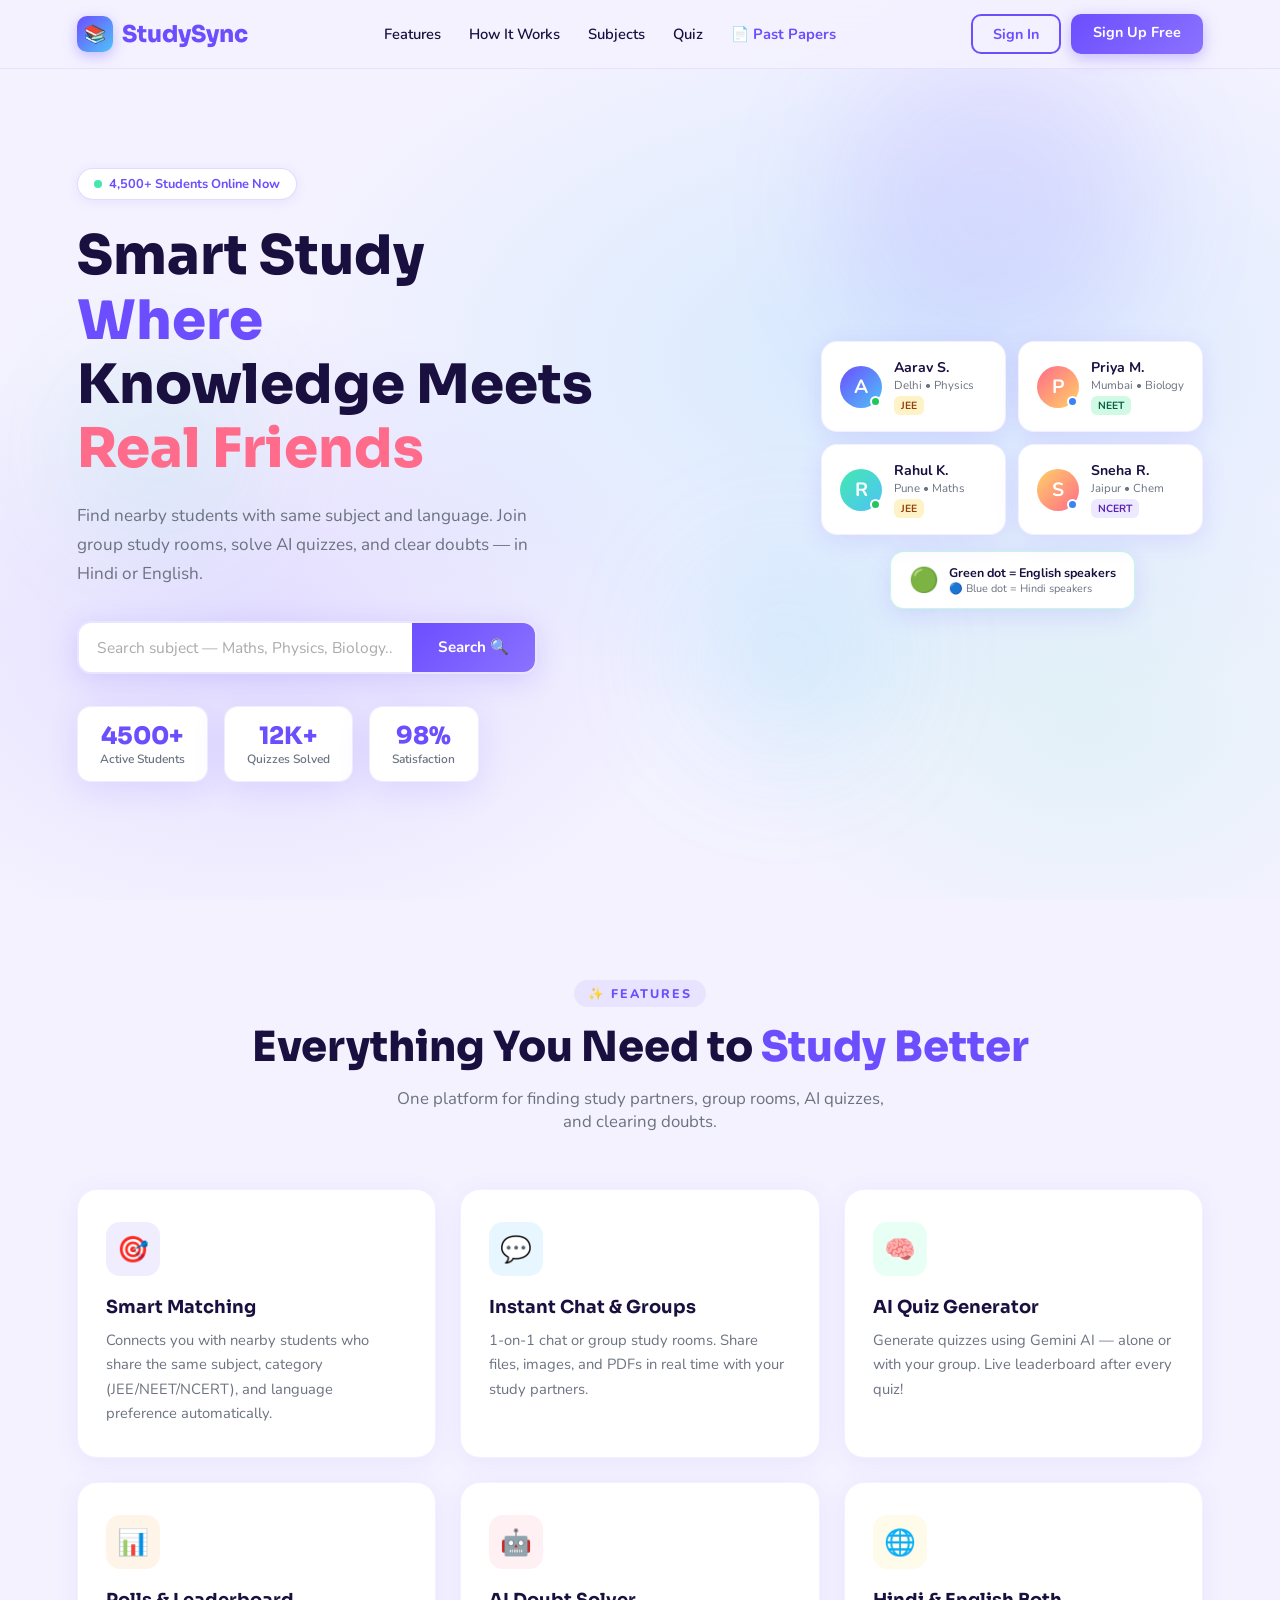
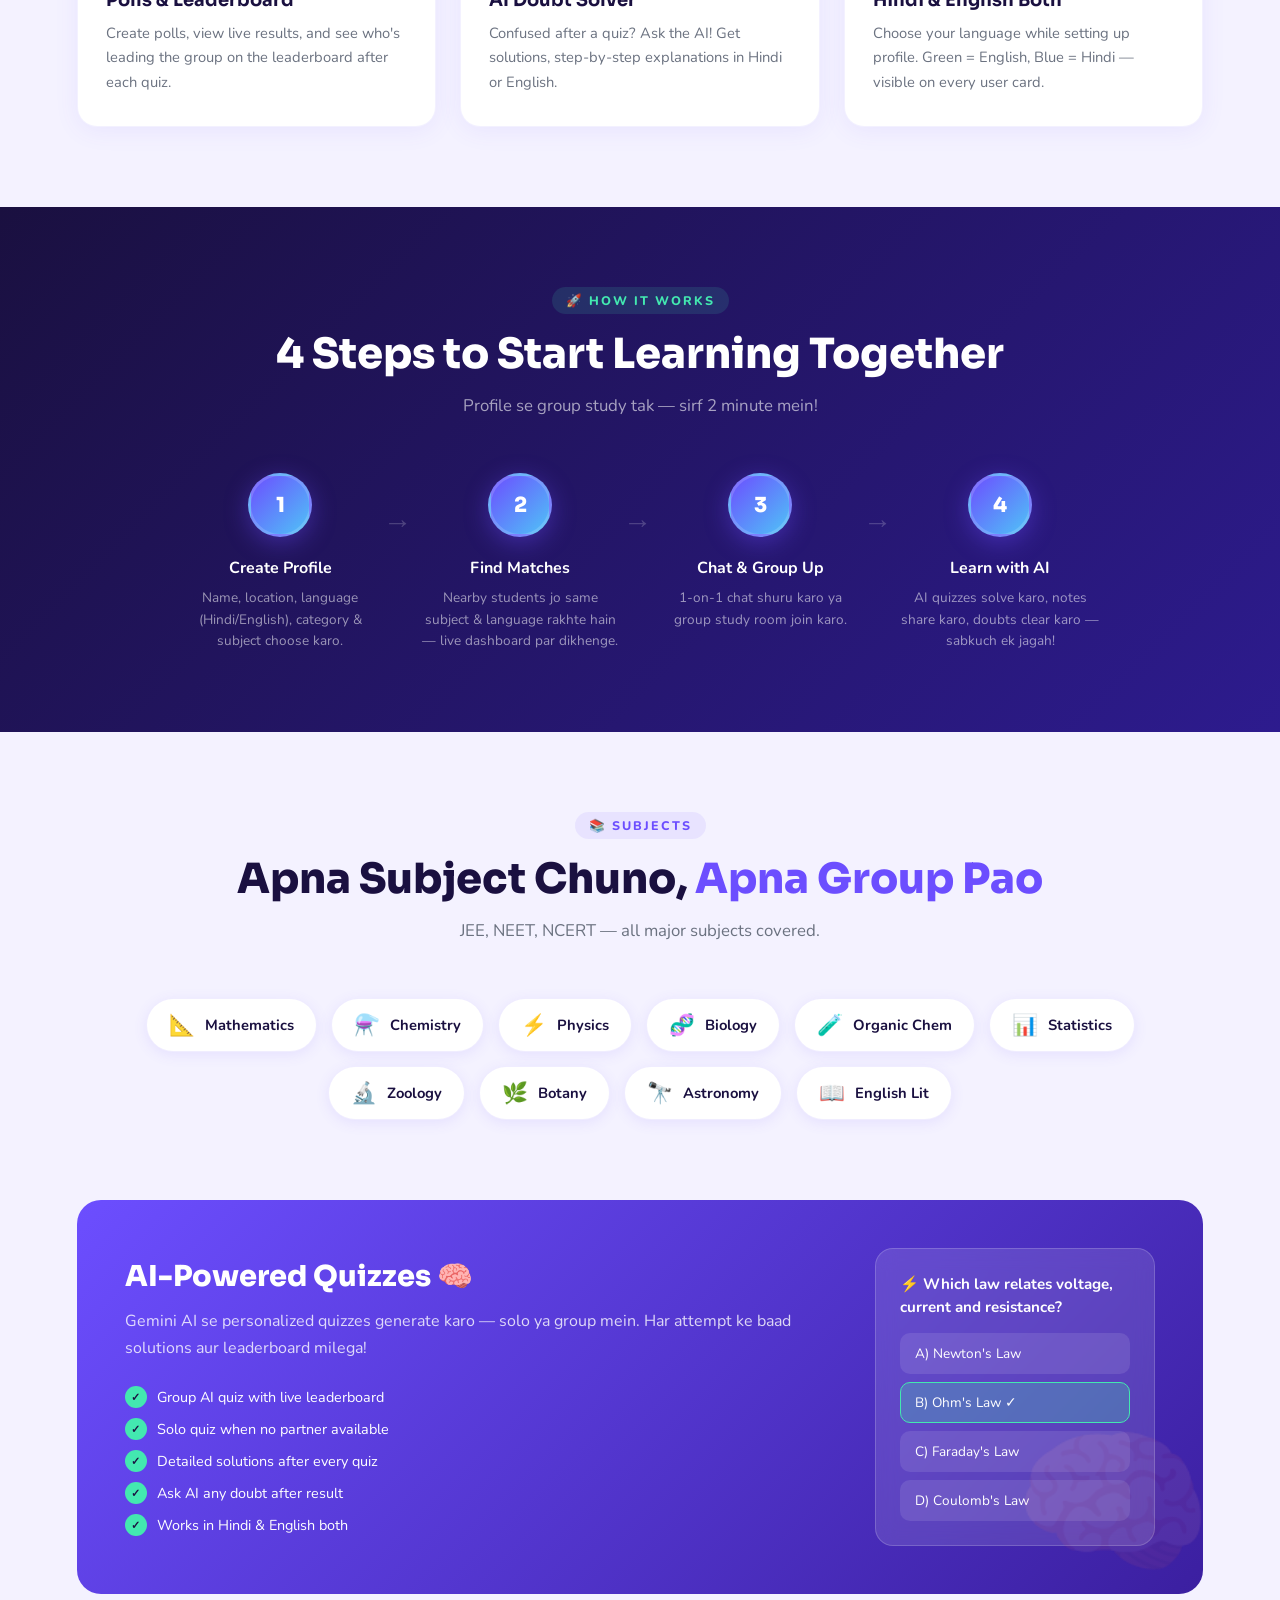
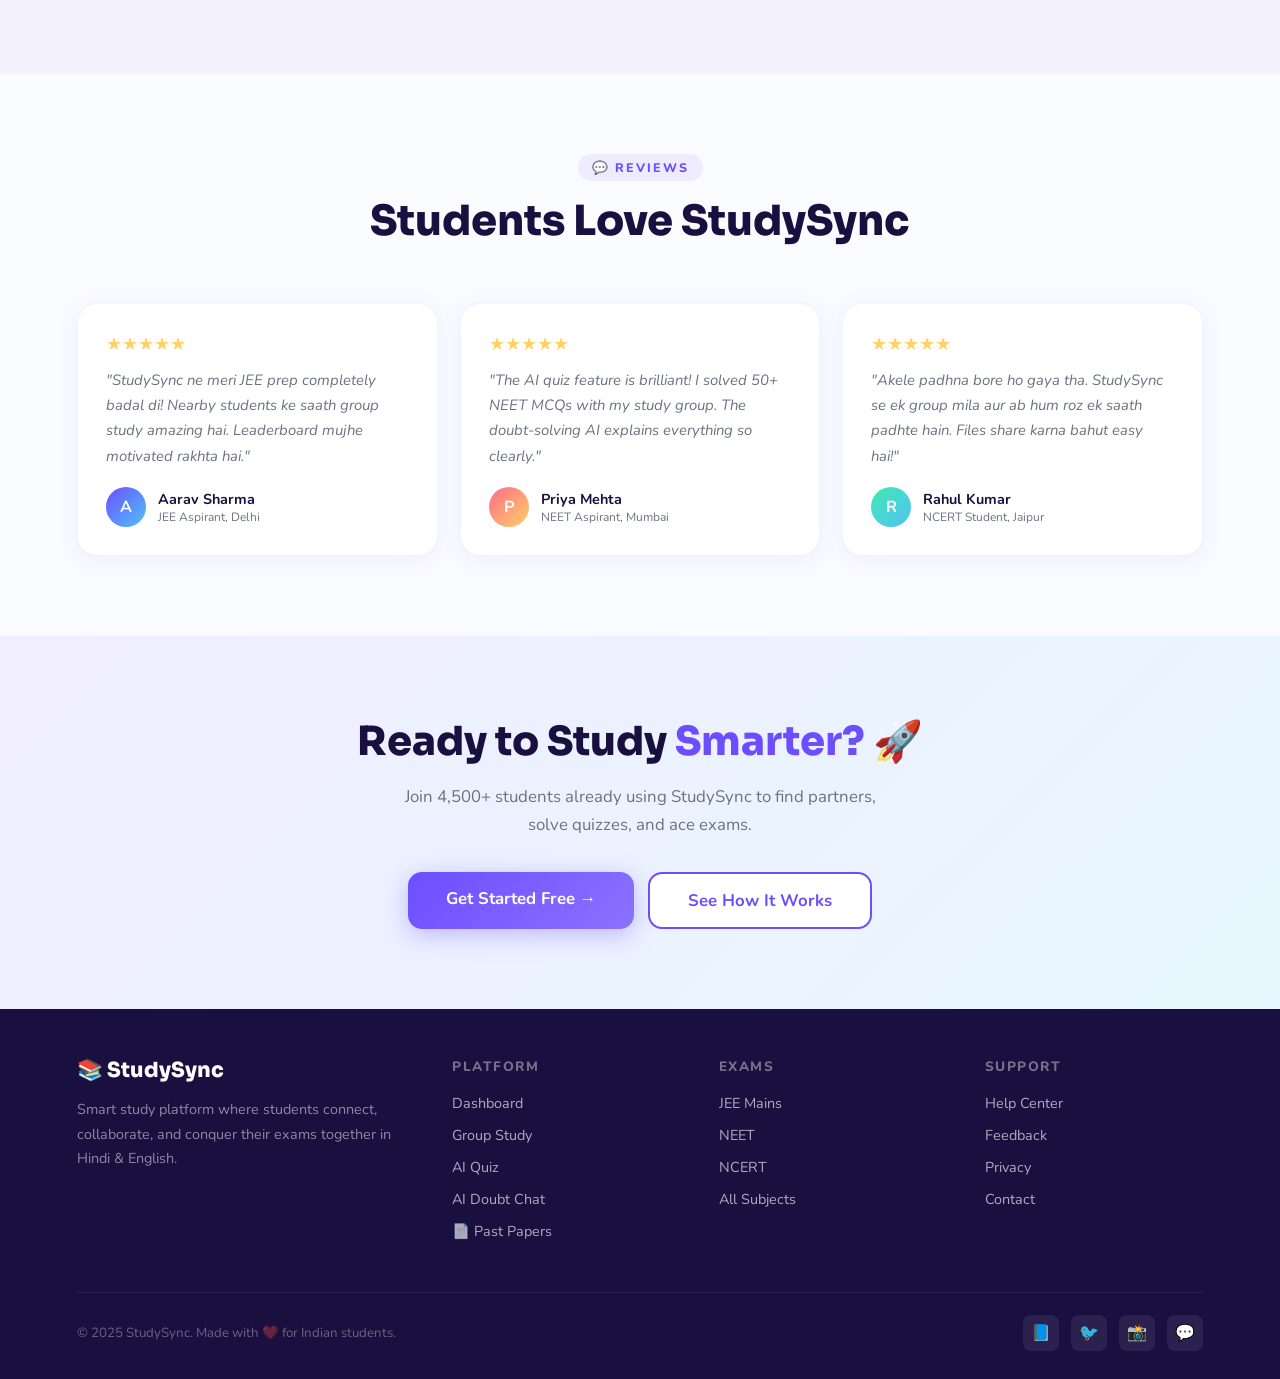
<file: index.html>
<!DOCTYPE html>
<html lang="en">
<head>
<meta charset="UTF-8" />
<meta name="viewport" content="width=device-width, initial-scale=1.0"/>
<title>StudySync — Smart Study, Real Connections</title>
<link href="https://fonts.googleapis.com/css2?family=Sora:wght@300;400;600;700;800&family=Nunito:wght@400;600;700&display=swap" rel="stylesheet"/>
<style>
  :root {
    --violet: #6C4EFF;
    --violet-light: #8B72FF;
    --sky: #4FC3F7;
    --mint: #43E8B0;
    --coral: #FF6B8A;
    --yellow: #FFD166;
    --bg: #F4F2FF;
    --white: #ffffff;
    --dark: #1A1040;
    --gray: #6B7280;
    --shadow: 0 8px 32px rgba(108,78,255,0.13);
  }
  *, *::before, *::after { box-sizing: border-box; margin: 0; padding: 0; }
  html { scroll-behavior: smooth; }
  body { font-family: 'Nunito', sans-serif; background: var(--bg); color: var(--dark); overflow-x: hidden; }

  nav {
    position: fixed; top: 0; left: 0; right: 0; z-index: 100;
    display: flex; align-items: center; justify-content: space-between;
    padding: 14px 6vw;
    background: rgba(244,242,255,0.88); backdrop-filter: blur(16px);
    border-bottom: 1.5px solid rgba(108,78,255,0.1);
    animation: slideDown 0.6s ease;
  }
  @keyframes slideDown { from { transform: translateY(-60px); opacity:0; } to { transform: translateY(0); opacity:1; } }
  .logo { font-family: 'Sora', sans-serif; font-size: 1.45rem; font-weight: 800; color: var(--violet); display: flex; align-items: center; gap: 9px; text-decoration: none; }
  .logo-icon { width: 36px; height: 36px; background: linear-gradient(135deg, var(--violet), var(--sky)); border-radius: 10px; display: flex; align-items: center; justify-content: center; font-size: 1.1rem; color: white; box-shadow: 0 4px 14px rgba(108,78,255,0.35); }
  .nav-links { display: flex; gap: 28px; list-style: none; }
  .nav-links a { text-decoration: none; color: var(--dark); font-weight: 600; font-size: 0.92rem; transition: color 0.2s; }
  .nav-links a:hover { color: var(--violet); }
  .nav-btns { display: flex; gap: 10px; }
  .btn-outline { padding: 8px 20px; border-radius: 10px; border: 2px solid var(--violet); background: transparent; color: var(--violet); font-weight: 700; cursor: pointer; font-family: 'Nunito', sans-serif; font-size: 0.9rem; transition: all 0.2s; text-decoration: none; display: inline-block; }
  .btn-outline:hover { background: var(--violet); color: white; }
  .btn-primary { padding: 8px 22px; border-radius: 10px; border: none; background: linear-gradient(135deg, var(--violet), var(--violet-light)); color: white; font-weight: 700; cursor: pointer; font-family: 'Nunito', sans-serif; font-size: 0.9rem; box-shadow: 0 4px 16px rgba(108,78,255,0.35); transition: transform 0.18s, box-shadow 0.18s; text-decoration: none; display: inline-block; }
  .btn-primary:hover { transform: translateY(-2px); box-shadow: 0 8px 24px rgba(108,78,255,0.45); }

  .hero { min-height: 100vh; padding: 110px 6vw 60px; display: flex; align-items: center; justify-content: space-between; gap: 40px; position: relative; overflow: hidden; }
  .hero-bg { position: absolute; inset: 0; z-index: 0; background: radial-gradient(ellipse 70% 60% at 70% 40%, rgba(79,195,247,0.18) 0%, transparent 70%), radial-gradient(ellipse 50% 50% at 20% 70%, rgba(108,78,255,0.13) 0%, transparent 70%), radial-gradient(ellipse 40% 40% at 85% 80%, rgba(67,232,176,0.1) 0%, transparent 70%); }
  .blob { position: absolute; border-radius: 50%; filter: blur(60px); opacity: 0.55; animation: float 7s ease-in-out infinite; }
  .blob1 { width: 320px; height: 320px; background: rgba(108,78,255,0.22); top: 5%; right: 10%; animation-delay: 0s; }
  .blob2 { width: 220px; height: 220px; background: rgba(79,195,247,0.25); bottom: 15%; right: 30%; animation-delay: 2s; }
  .blob3 { width: 180px; height: 180px; background: rgba(67,232,176,0.2); top: 40%; left: 5%; animation-delay: 4s; }
  @keyframes float { 0%,100% { transform: translateY(0) scale(1); } 50% { transform: translateY(-22px) scale(1.04); } }
  .hero-left { position: relative; z-index: 1; max-width: 540px; }
  .hero-badge { display: inline-flex; align-items: center; gap: 7px; background: white; border: 1.5px solid rgba(108,78,255,0.2); border-radius: 50px; padding: 6px 16px; font-size: 0.8rem; font-weight: 700; color: var(--violet); margin-bottom: 24px; box-shadow: 0 2px 12px rgba(108,78,255,0.1); animation: fadeUp 0.7s ease 0.2s both; }
  .badge-dot { width: 8px; height: 8px; background: var(--mint); border-radius: 50%; animation: pulse 1.5s ease-in-out infinite; }
  @keyframes pulse { 0%,100% { transform: scale(1); opacity:1; } 50% { transform: scale(1.4); opacity:0.7; } }
  .hero h1 { font-family: 'Sora', sans-serif; font-size: clamp(2.2rem, 5vw, 3.4rem); font-weight: 800; line-height: 1.18; margin-bottom: 20px; animation: fadeUp 0.7s ease 0.35s both; }
  .hero h1 .accent { color: var(--violet); }
  .hero h1 .accent2 { color: var(--coral); }
  .hero-sub { color: var(--gray); font-size: 1.07rem; line-height: 1.7; margin-bottom: 32px; max-width: 460px; animation: fadeUp 0.7s ease 0.5s both; }
  .hero-search { display: flex; background: white; border-radius: 14px; overflow: hidden; box-shadow: 0 6px 28px rgba(108,78,255,0.18); max-width: 460px; margin-bottom: 32px; animation: fadeUp 0.7s ease 0.65s both; border: 2px solid rgba(108,78,255,0.15); }
  .hero-search input { flex: 1; border: none; outline: none; padding: 14px 18px; font-size: 0.97rem; font-family: 'Nunito', sans-serif; color: var(--dark); background: transparent; }
  .hero-search input::placeholder { color: #aaa; }
  .hero-search button { padding: 14px 26px; border: none; background: linear-gradient(135deg, var(--violet), var(--violet-light)); color: white; font-weight: 700; cursor: pointer; font-size: 0.95rem; font-family: 'Nunito', sans-serif; transition: opacity 0.2s; }
  .hero-search button:hover { opacity: 0.88; }
  .hero-stats { display: flex; gap: 16px; flex-wrap: wrap; animation: fadeUp 0.7s ease 0.8s both; }
  .stat-card { background: white; border-radius: 14px; padding: 14px 22px; box-shadow: var(--shadow); border: 1.5px solid rgba(108,78,255,0.1); text-align: center; min-width: 110px; }
  .stat-num { font-family: 'Sora', sans-serif; font-size: 1.5rem; font-weight: 800; color: var(--violet); }
  .stat-label { font-size: 0.75rem; color: var(--gray); font-weight: 600; }
  .hero-right { position: relative; z-index: 1; display: flex; flex-direction: column; align-items: center; gap: 16px; flex-shrink: 0; animation: fadeUp 0.8s ease 0.4s both; }
  .user-cards-grid { display: grid; grid-template-columns: 1fr 1fr; gap: 12px; }
  .user-card { background: white; border-radius: 16px; padding: 16px 18px; box-shadow: 0 6px 24px rgba(108,78,255,0.12); min-width: 170px; display: flex; align-items: center; gap: 12px; border: 1.5px solid rgba(108,78,255,0.08); position: relative; transition: transform 0.2s; cursor: pointer; }
  .user-card:hover { transform: translateY(-4px); }
  .avatar { width: 42px; height: 42px; border-radius: 50%; font-size: 1.2rem; display: flex; align-items: center; justify-content: center; font-weight: 700; color: white; flex-shrink: 0; position: relative; }
  .online-dot { position: absolute; bottom: 1px; right: 1px; width: 11px; height: 11px; border-radius: 50%; border: 2px solid white; }
  .dot-green { background: #22C55E; }
  .dot-blue { background: #3B82F6; }
  .user-info { flex: 1; }
  .user-name { font-weight: 700; font-size: 0.88rem; }
  .user-meta { font-size: 0.72rem; color: var(--gray); }
  .user-tag { font-size: 0.65rem; font-weight: 700; border-radius: 6px; padding: 2px 7px; margin-top: 3px; display: inline-block; }
  .tag-jee { background: #FEF3C7; color: #92400E; }
  .tag-neet { background: #D1FAE5; color: #065F46; }
  .tag-ncert { background: #EDE9FE; color: #5B21B6; }
  .floating-badge { background: white; border-radius: 14px; padding: 12px 18px; box-shadow: 0 6px 24px rgba(108,78,255,0.15); display: flex; align-items: center; gap: 10px; animation: floatBadge 3s ease-in-out infinite; border: 1.5px solid rgba(67,232,176,0.3); }
  @keyframes floatBadge { 0%,100% { transform: translateY(0); } 50% { transform: translateY(-8px); } }
  .badge-icon { font-size: 1.5rem; }
  .badge-text { font-size: 0.78rem; font-weight: 700; color: var(--dark); }
  .badge-sub { font-size: 0.68rem; color: var(--gray); }
  @keyframes fadeUp { from { transform: translateY(30px); opacity:0; } to { transform: translateY(0); opacity:1; } }

  .section { padding: 80px 6vw; }
  .section-header { text-align: center; margin-bottom: 56px; }
  .section-label { display: inline-block; font-size: 0.78rem; font-weight: 800; letter-spacing: 2px; color: var(--violet); background: rgba(108,78,255,0.09); padding: 5px 14px; border-radius: 50px; margin-bottom: 14px; text-transform: uppercase; }
  .section-title { font-family: 'Sora', sans-serif; font-size: clamp(1.8rem, 3.5vw, 2.6rem); font-weight: 800; margin-bottom: 14px; }
  .section-sub { color: var(--gray); font-size: 1.05rem; max-width: 500px; margin: 0 auto; }

  .features-grid { display: grid; grid-template-columns: repeat(auto-fit, minmax(270px, 1fr)); gap: 24px; }
  .feature-card { background: white; border-radius: 20px; padding: 32px 28px; box-shadow: 0 4px 24px rgba(108,78,255,0.08); border: 1.5px solid rgba(108,78,255,0.08); transition: transform 0.25s, box-shadow 0.25s; position: relative; overflow: hidden; }
  .feature-card::before { content: ''; position: absolute; top: 0; left: 0; right: 0; height: 4px; background: linear-gradient(90deg, var(--violet), var(--sky)); opacity: 0; transition: opacity 0.25s; }
  .feature-card:hover { transform: translateY(-6px); box-shadow: 0 12px 36px rgba(108,78,255,0.18); }
  .feature-card:hover::before { opacity: 1; }
  .feat-icon { width: 54px; height: 54px; border-radius: 14px; display: flex; align-items: center; justify-content: center; font-size: 1.6rem; margin-bottom: 20px; }
  .feat-title { font-family: 'Sora', sans-serif; font-weight: 700; font-size: 1.12rem; margin-bottom: 10px; }
  .feat-desc { color: var(--gray); font-size: 0.92rem; line-height: 1.65; }

  .how-bg { background: linear-gradient(135deg, #1A1040 0%, #2D1B8E 100%); }
  .how-bg .section-label { color: var(--mint); background: rgba(67,232,176,0.12); }
  .how-bg .section-title { color: white; }
  .how-bg .section-sub { color: rgba(255,255,255,0.6); }
  .steps { display: flex; justify-content: center; gap: 0; flex-wrap: wrap; }
  .step { flex: 1; min-width: 200px; max-width: 240px; text-align: center; padding: 0 20px; position: relative; }
  .step:not(:last-child)::after { content: '→'; position: absolute; right: -12px; top: 30px; font-size: 1.8rem; color: rgba(255,255,255,0.2); }
  .step-num { width: 64px; height: 64px; border-radius: 50%; margin: 0 auto 20px; display: flex; align-items: center; justify-content: center; font-family: 'Sora', sans-serif; font-weight: 800; font-size: 1.3rem; background: linear-gradient(135deg, var(--violet), var(--sky)); color: white; box-shadow: 0 6px 24px rgba(108,78,255,0.4); border: 3px solid rgba(255,255,255,0.15); }
  .step-title { color: white; font-weight: 700; font-size: 1rem; margin-bottom: 8px; }
  .step-desc { color: rgba(255,255,255,0.55); font-size: 0.85rem; line-height: 1.6; }

  .subjects-grid { display: flex; flex-wrap: wrap; gap: 14px; justify-content: center; }
  .subject-pill { display: flex; align-items: center; gap: 10px; background: white; border-radius: 50px; padding: 12px 22px; box-shadow: 0 3px 14px rgba(108,78,255,0.1); border: 1.5px solid rgba(108,78,255,0.1); font-weight: 700; font-size: 0.92rem; cursor: pointer; transition: all 0.22s; }
  .subject-pill:hover { background: var(--violet); color: white; transform: translateY(-3px); box-shadow: 0 8px 24px rgba(108,78,255,0.28); }
  .pill-icon { font-size: 1.3rem; }

  .quiz-preview { background: linear-gradient(135deg, var(--violet) 0%, #3B1FA0 100%); border-radius: 24px; padding: 48px; color: white; display: flex; align-items: center; gap: 40px; flex-wrap: wrap; position: relative; overflow: hidden; }
  .quiz-preview::after { content: '🧠'; font-size: 160px; position: absolute; right: -10px; bottom: -20px; opacity: 0.1; }
  .quiz-left { flex: 1; min-width: 260px; }
  .quiz-left h3 { font-family: 'Sora', sans-serif; font-size: 1.8rem; font-weight: 800; margin-bottom: 14px; }
  .quiz-left p { opacity: 0.8; line-height: 1.7; margin-bottom: 24px; }
  .quiz-features { display: flex; flex-direction: column; gap: 10px; }
  .qf { display: flex; align-items: center; gap: 10px; font-size: 0.9rem; }
  .qf-check { width: 22px; height: 22px; background: var(--mint); border-radius: 50%; display: flex; align-items: center; justify-content: center; font-size: 0.7rem; flex-shrink: 0; color: #1A1040; font-weight: 800; }
  .quiz-right { flex-shrink: 0; }
  .quiz-card { background: rgba(255,255,255,0.12); border-radius: 18px; padding: 24px; backdrop-filter: blur(10px); border: 1.5px solid rgba(255,255,255,0.18); width: 280px; }
  .quiz-q { font-weight: 700; margin-bottom: 14px; font-size: 0.95rem; line-height: 1.5; }
  .quiz-opts { display: flex; flex-direction: column; gap: 8px; }
  .quiz-opt { background: rgba(255,255,255,0.1); border-radius: 10px; padding: 10px 14px; font-size: 0.85rem; cursor: pointer; transition: background 0.2s; border: 1.5px solid transparent; }
  .quiz-opt.correct { background: rgba(67,232,176,0.25); border-color: var(--mint); }
  .quiz-opt:hover:not(.correct) { background: rgba(255,255,255,0.2); }

  .testimonials-grid { display: grid; grid-template-columns: repeat(auto-fit, minmax(280px, 1fr)); gap: 22px; }
  .testi-card { background: white; border-radius: 20px; padding: 28px; box-shadow: 0 4px 20px rgba(108,78,255,0.08); border: 1.5px solid rgba(108,78,255,0.08); }
  .stars { color: var(--yellow); font-size: 1.1rem; margin-bottom: 12px; }
  .testi-text { color: var(--gray); font-size: 0.93rem; line-height: 1.7; margin-bottom: 18px; font-style: italic; }
  .testi-user { display: flex; align-items: center; gap: 12px; }
  .testi-avatar { width: 40px; height: 40px; border-radius: 50%; display: flex; align-items: center; justify-content: center; font-size: 1rem; color: white; font-weight: 700; }
  .testi-name { font-weight: 700; font-size: 0.9rem; }
  .testi-role { font-size: 0.75rem; color: var(--gray); }

  .cta-section { text-align: center; padding: 80px 6vw; background: linear-gradient(135deg, #F0EDFF 0%, #E8F7FF 100%); }
  .cta-section h2 { font-family: 'Sora', sans-serif; font-size: clamp(1.8rem, 3.5vw, 2.5rem); font-weight: 800; margin-bottom: 16px; }
  .cta-section p { color: var(--gray); font-size: 1.05rem; max-width: 480px; margin: 0 auto 32px; line-height: 1.7; }
  .cta-btns { display: flex; gap: 14px; justify-content: center; flex-wrap: wrap; }
  .btn-big { padding: 15px 38px; border-radius: 14px; font-size: 1.05rem; font-weight: 700; font-family: 'Nunito', sans-serif; cursor: pointer; transition: all 0.22s; text-decoration: none; display: inline-block; }
  .btn-big-primary { background: linear-gradient(135deg, var(--violet), var(--violet-light)); color: white; border: none; box-shadow: 0 6px 24px rgba(108,78,255,0.35); }
  .btn-big-primary:hover { transform: translateY(-3px); box-shadow: 0 12px 32px rgba(108,78,255,0.45); }
  .btn-big-outline { background: white; color: var(--violet); border: 2px solid var(--violet); }
  .btn-big-outline:hover { background: var(--violet); color: white; }

  footer { background: var(--dark); color: white; padding: 48px 6vw 28px; }
  .footer-top { display: flex; gap: 48px; flex-wrap: wrap; margin-bottom: 40px; }
  .footer-brand { flex: 1.5; min-width: 220px; }
  .footer-logo { font-family: 'Sora', sans-serif; font-size: 1.3rem; font-weight: 800; color: white; display: flex; align-items: center; gap: 9px; margin-bottom: 14px; }
  .footer-brand p { color: rgba(255,255,255,0.5); font-size: 0.9rem; line-height: 1.7; }
  .footer-col { flex: 1; min-width: 140px; }
  .footer-col h4 { font-size: 0.85rem; font-weight: 800; letter-spacing: 1.5px; text-transform: uppercase; color: rgba(255,255,255,0.4); margin-bottom: 16px; }
  .footer-col ul { list-style: none; }
  .footer-col ul li { margin-bottom: 10px; }
  .footer-col ul li a { color: rgba(255,255,255,0.65); text-decoration: none; font-size: 0.9rem; transition: color 0.2s; }
  .footer-col ul li a:hover { color: var(--violet-light); }
  .footer-bottom { border-top: 1px solid rgba(255,255,255,0.08); padding-top: 22px; display: flex; justify-content: space-between; align-items: center; flex-wrap: wrap; gap: 12px; }
  .footer-bottom p { color: rgba(255,255,255,0.35); font-size: 0.83rem; }
  .footer-socials { display: flex; gap: 12px; }
  .social-btn { width: 36px; height: 36px; background: rgba(255,255,255,0.07); border-radius: 8px; display: flex; align-items: center; justify-content: center; text-decoration: none; font-size: 1rem; transition: background 0.2s; }
  .social-btn:hover { background: var(--violet); }

  .exit-overlay { display: none; position: fixed; inset: 0; z-index: 9999; background: rgba(10,5,30,0.75); backdrop-filter: blur(8px); align-items: center; justify-content: center; }
  .exit-overlay.show { display: flex; animation: fadeInModal 0.3s ease; }
  @keyframes fadeInModal { from { opacity:0; } to { opacity:1; } }
  .exit-modal { background: white; border-radius: 24px; padding: 48px 44px; max-width: 480px; width: 90%; text-align: center; box-shadow: 0 32px 80px rgba(0,0,0,0.35); animation: modalPop 0.35s cubic-bezier(0.175, 0.885, 0.32, 1.275); }
  @keyframes modalPop { from { transform: scale(0.85); opacity:0; } to { transform: scale(1); opacity:1; } }
  .exit-emoji { font-size: 3.5rem; margin-bottom: 20px; display: block; animation: wobble 1s ease; }
  @keyframes wobble { 0%,100% { transform: rotate(0); } 25% { transform: rotate(-12deg); } 75% { transform: rotate(12deg); } }
  .exit-modal h2 { font-family: 'Sora', sans-serif; font-size: 1.55rem; font-weight: 800; margin-bottom: 12px; color: var(--dark); }
  .exit-quote { color: var(--gray); font-size: 1rem; line-height: 1.7; margin-bottom: 8px; font-style: italic; }
  .exit-author { font-size: 0.85rem; font-weight: 700; color: var(--violet); margin-bottom: 28px; }
  .exit-btns { display: flex; gap: 12px; justify-content: center; }
  .exit-stay { padding: 12px 28px; border-radius: 12px; background: linear-gradient(135deg, var(--violet), var(--violet-light)); color: white; font-weight: 700; font-size: 0.95rem; cursor: pointer; border: none; font-family: 'Nunito', sans-serif; transition: transform 0.18s; }
  .exit-stay:hover { transform: scale(1.03); }
  .exit-leave { padding: 12px 28px; border-radius: 12px; background: #F3F4F6; color: var(--gray); font-weight: 700; font-size: 0.95rem; cursor: pointer; border: none; font-family: 'Nunito', sans-serif; }

  @media (max-width: 820px) {
    .hero { flex-direction: column; padding-top: 90px; }
    .hero-right { width: 100%; }
    .steps { flex-direction: column; align-items: center; }
    .step:not(:last-child)::after { display: none; }
    .step { margin-bottom: 32px; }
    .quiz-preview { flex-direction: column; }
    .quiz-card { width: 100%; }
    .nav-links { display: none; }
  }
</style>
</head>
<body>

<nav>
  <a href="#" class="logo">
    <div class="logo-icon">📚</div>
    StudySync
  </a>
  <ul class="nav-links">
    <li><a href="#features">Features</a></li>
    <li><a href="#how">How It Works</a></li>
    <li><a href="#subjects">Subjects</a></li>
    <li><a href="#quiz">Quiz</a></li>
    <li><a href="past-paper.html" style="color:var(--violet);font-weight:700">📄 Past Papers</a></li>
  </ul>
  <div class="nav-btns">
    <a href="auth/login.html" class="btn-outline">Sign In</a>
    <a href="auth/register.html" class="btn-primary">Sign Up Free</a>
  </div>
</nav>

<section class="hero">
  <div class="hero-bg"></div>
  <div class="blob blob1"></div>
  <div class="blob blob2"></div>
  <div class="blob blob3"></div>
  <div class="hero-left">
    <div class="hero-badge"><span class="badge-dot"></span> 4,500+ Students Online Now</div>
    <h1>Smart Study <span class="accent">Where</span><br>Knowledge Meets<br><span class="accent2">Real Friends</span></h1>
    <p class="hero-sub">Find nearby students with same subject and language. Join group study rooms, solve AI quizzes, and clear doubts — in Hindi or English.</p>
    <div class="hero-search">
      <input type="text" placeholder="Search subject — Maths, Physics, Biology..."/>
      <button>Search 🔍</button>
    </div>
    <div class="hero-stats">
      <div class="stat-card"><div class="stat-num">4500+</div><div class="stat-label">Active Students</div></div>
      <div class="stat-card"><div class="stat-num">12K+</div><div class="stat-label">Quizzes Solved</div></div>
      <div class="stat-card"><div class="stat-num">98%</div><div class="stat-label">Satisfaction</div></div>
    </div>
  </div>
  <div class="hero-right">
    <div class="user-cards-grid">
      <div class="user-card">
        <div class="avatar" style="background:linear-gradient(135deg,#6C4EFF,#4FC3F7)">A<span class="online-dot dot-green"></span></div>
        <div class="user-info"><div class="user-name">Aarav S.</div><div class="user-meta">Delhi • Physics</div><span class="user-tag tag-jee">JEE</span></div>
      </div>
      <div class="user-card">
        <div class="avatar" style="background:linear-gradient(135deg,#FF6B8A,#FFD166)">P<span class="online-dot dot-blue"></span></div>
        <div class="user-info"><div class="user-name">Priya M.</div><div class="user-meta">Mumbai • Biology</div><span class="user-tag tag-neet">NEET</span></div>
      </div>
      <div class="user-card">
        <div class="avatar" style="background:linear-gradient(135deg,#43E8B0,#4FC3F7)">R<span class="online-dot dot-green"></span></div>
        <div class="user-info"><div class="user-name">Rahul K.</div><div class="user-meta">Pune • Maths</div><span class="user-tag tag-jee">JEE</span></div>
      </div>
      <div class="user-card">
        <div class="avatar" style="background:linear-gradient(135deg,#FFD166,#FF6B8A)">S<span class="online-dot dot-blue"></span></div>
        <div class="user-info"><div class="user-name">Sneha R.</div><div class="user-meta">Jaipur • Chem</div><span class="user-tag tag-ncert">NCERT</span></div>
      </div>
    </div>
    <div class="floating-badge">
      <span class="badge-icon">🟢</span>
      <div><div class="badge-text">Green dot = English speakers</div><div class="badge-sub">🔵 Blue dot = Hindi speakers</div></div>
    </div>
  </div>
</section>

<section class="section" id="features">
  <div class="section-header">
    <div class="section-label">✨ Features</div>
    <h2 class="section-title">Everything You Need to <span style="color:var(--violet)">Study Better</span></h2>
    <p class="section-sub">One platform for finding study partners, group rooms, AI quizzes, and clearing doubts.</p>
  </div>
  <div class="features-grid">
    <div class="feature-card"><div class="feat-icon" style="background:#F0EDFF">🎯</div><div class="feat-title">Smart Matching</div><div class="feat-desc">Connects you with nearby students who share the same subject, category (JEE/NEET/NCERT), and language preference automatically.</div></div>
    <div class="feature-card"><div class="feat-icon" style="background:#E8F7FF">💬</div><div class="feat-title">Instant Chat & Groups</div><div class="feat-desc">1-on-1 chat or group study rooms. Share files, images, and PDFs in real time with your study partners.</div></div>
    <div class="feature-card"><div class="feat-icon" style="background:#E8FFF6">🧠</div><div class="feat-title">AI Quiz Generator</div><div class="feat-desc">Generate quizzes using Gemini AI — alone or with your group. Live leaderboard after every quiz!</div></div>
    <div class="feature-card"><div class="feat-icon" style="background:#FFF4E8">📊</div><div class="feat-title">Polls & Leaderboard</div><div class="feat-desc">Create polls, view live results, and see who's leading the group on the leaderboard after each quiz.</div></div>
    <div class="feature-card"><div class="feat-icon" style="background:#FFF0F3">🤖</div><div class="feat-title">AI Doubt Solver</div><div class="feat-desc">Confused after a quiz? Ask the AI! Get solutions, step-by-step explanations in Hindi or English.</div></div>
    <div class="feature-card"><div class="feat-icon" style="background:#FFFBEA">🌐</div><div class="feat-title">Hindi & English Both</div><div class="feat-desc">Choose your language while setting up profile. Green = English, Blue = Hindi — visible on every user card.</div></div>
  </div>
</section>

<section class="section how-bg" id="how">
  <div class="section-header">
    <div class="section-label">🚀 How It Works</div>
    <h2 class="section-title">4 Steps to Start Learning Together</h2>
    <p class="section-sub">Profile se group study tak — sirf 2 minute mein!</p>
  </div>
  <div class="steps">
    <div class="step"><div class="step-num">1</div><div class="step-title">Create Profile</div><div class="step-desc">Name, location, language (Hindi/English), category & subject choose karo.</div></div>
    <div class="step"><div class="step-num">2</div><div class="step-title">Find Matches</div><div class="step-desc">Nearby students jo same subject & language rakhte hain — live dashboard par dikhenge.</div></div>
    <div class="step"><div class="step-num">3</div><div class="step-title">Chat & Group Up</div><div class="step-desc">1-on-1 chat shuru karo ya group study room join karo.</div></div>
    <div class="step"><div class="step-num">4</div><div class="step-title">Learn with AI</div><div class="step-desc">AI quizzes solve karo, notes share karo, doubts clear karo — sabkuch ek jagah!</div></div>
  </div>
</section>

<section class="section" id="subjects">
  <div class="section-header">
    <div class="section-label">📚 Subjects</div>
    <h2 class="section-title">Apna Subject Chuno, <span style="color:var(--violet)">Apna Group Pao</span></h2>
    <p class="section-sub">JEE, NEET, NCERT — all major subjects covered.</p>
  </div>
  <div class="subjects-grid">
    <div class="subject-pill"><span class="pill-icon">📐</span> Mathematics</div>
    <div class="subject-pill"><span class="pill-icon">⚗️</span> Chemistry</div>
    <div class="subject-pill"><span class="pill-icon">⚡</span> Physics</div>
    <div class="subject-pill"><span class="pill-icon">🧬</span> Biology</div>
    <div class="subject-pill"><span class="pill-icon">🧪</span> Organic Chem</div>
    <div class="subject-pill"><span class="pill-icon">📊</span> Statistics</div>
    <div class="subject-pill"><span class="pill-icon">🔬</span> Zoology</div>
    <div class="subject-pill"><span class="pill-icon">🌿</span> Botany</div>
    <div class="subject-pill"><span class="pill-icon">🔭</span> Astronomy</div>
    <div class="subject-pill"><span class="pill-icon">📖</span> English Lit</div>
  </div>
</section>

<section class="section" id="quiz" style="padding-top:0">
  <div class="quiz-preview">
    <div class="quiz-left">
      <h3>AI-Powered Quizzes 🧠</h3>
      <p>Gemini AI se personalized quizzes generate karo — solo ya group mein. Har attempt ke baad solutions aur leaderboard milega!</p>
      <div class="quiz-features">
        <div class="qf"><div class="qf-check">✓</div> Group AI quiz with live leaderboard</div>
        <div class="qf"><div class="qf-check">✓</div> Solo quiz when no partner available</div>
        <div class="qf"><div class="qf-check">✓</div> Detailed solutions after every quiz</div>
        <div class="qf"><div class="qf-check">✓</div> Ask AI any doubt after result</div>
        <div class="qf"><div class="qf-check">✓</div> Works in Hindi & English both</div>
      </div>
    </div>
    <div class="quiz-right">
      <div class="quiz-card">
        <div class="quiz-q">⚡ Which law relates voltage, current and resistance?</div>
        <div class="quiz-opts">
          <div class="quiz-opt" onclick="selectOpt(this)">A) Newton's Law</div>
          <div class="quiz-opt correct" onclick="selectOpt(this)">B) Ohm's Law ✓</div>
          <div class="quiz-opt" onclick="selectOpt(this)">C) Faraday's Law</div>
          <div class="quiz-opt" onclick="selectOpt(this)">D) Coulomb's Law</div>
        </div>
      </div>
    </div>
  </div>
</section>

<section class="section" style="background:#FAFBFF">
  <div class="section-header">
    <div class="section-label">💬 Reviews</div>
    <h2 class="section-title">Students Love StudySync</h2>
  </div>
  <div class="testimonials-grid">
    <div class="testi-card">
      <div class="stars">★★★★★</div>
      <div class="testi-text">"StudySync ne meri JEE prep completely badal di! Nearby students ke saath group study amazing hai. Leaderboard mujhe motivated rakhta hai."</div>
      <div class="testi-user"><div class="testi-avatar" style="background:linear-gradient(135deg,#6C4EFF,#4FC3F7)">A</div><div><div class="testi-name">Aarav Sharma</div><div class="testi-role">JEE Aspirant, Delhi</div></div></div>
    </div>
    <div class="testi-card">
      <div class="stars">★★★★★</div>
      <div class="testi-text">"The AI quiz feature is brilliant! I solved 50+ NEET MCQs with my study group. The doubt-solving AI explains everything so clearly."</div>
      <div class="testi-user"><div class="testi-avatar" style="background:linear-gradient(135deg,#FF6B8A,#FFD166)">P</div><div><div class="testi-name">Priya Mehta</div><div class="testi-role">NEET Aspirant, Mumbai</div></div></div>
    </div>
    <div class="testi-card">
      <div class="stars">★★★★★</div>
      <div class="testi-text">"Akele padhna bore ho gaya tha. StudySync se ek group mila aur ab hum roz ek saath padhte hain. Files share karna bahut easy hai!"</div>
      <div class="testi-user"><div class="testi-avatar" style="background:linear-gradient(135deg,#43E8B0,#4FC3F7)">R</div><div><div class="testi-name">Rahul Kumar</div><div class="testi-role">NCERT Student, Jaipur</div></div></div>
    </div>
  </div>
</section>

<section class="cta-section">
  <h2>Ready to Study <span style="color:var(--violet)">Smarter?</span> 🚀</h2>
  <p>Join 4,500+ students already using StudySync to find partners, solve quizzes, and ace exams.</p>
  <div class="cta-btns">
    <a href="auth/register.html" class="btn-big btn-big-primary">Get Started Free →</a>
    <a href="#how" class="btn-big btn-big-outline">See How It Works</a>
  </div>
</section>

<footer>
  <div class="footer-top">
    <div class="footer-brand">
      <div class="footer-logo">📚 StudySync</div>
      <p>Smart study platform where students connect, collaborate, and conquer their exams together in Hindi & English.</p>
    </div>
    <div class="footer-col">
      <h4>Platform</h4>
      <ul><li><a href="dashboard/dashboard.html">Dashboard</a></li><li><a href="dashboard/group-room.html">Group Study</a></li><li><a href="quiz/solo-quiz.html">AI Quiz</a></li><li><a href="ai/ai-chat.html">AI Doubt Chat</a></li><li><a href="past-paper.html">📄 Past Papers</a></li></ul>
    </div>
    <div class="footer-col">
      <h4>Exams</h4>
      <ul><li><a href="#">JEE Mains</a></li><li><a href="#">NEET</a></li><li><a href="#">NCERT</a></li><li><a href="#">All Subjects</a></li></ul>
    </div>
    <div class="footer-col">
      <h4>Support</h4>
      <ul><li><a href="#">Help Center</a></li><li><a href="#">Feedback</a></li><li><a href="#">Privacy</a></li><li><a href="#">Contact</a></li></ul>
    </div>
  </div>
  <div class="footer-bottom">
    <p>© 2025 StudySync. Made with ❤️ for Indian students.</p>
    <div class="footer-socials">
      <a href="#" class="social-btn">📘</a>
      <a href="#" class="social-btn">🐦</a>
      <a href="#" class="social-btn">📸</a>
      <a href="#" class="social-btn">💬</a>
    </div>
  </div>
</footer>

<div class="exit-overlay" id="exitOverlay">
  <div class="exit-modal">
    <span class="exit-emoji" id="exitEmoji">📚</span>
    <h2>Ruko! Ek Minute...</h2>
    <div class="exit-quote" id="exitQuote"></div>
    <div class="exit-author" id="exitAuthor"></div>
    <div class="exit-btns">
      <button class="exit-stay" onclick="closeExit()">Stay & Study 🔥</button>
      <button class="exit-leave" onclick="closeExit()">Maybe Later</button>
    </div>
  </div>
</div>

<script>
const quotes = [
  { text: "The secret of getting ahead is getting started.", author: "Mark Twain", emoji: "🚀" },
  { text: "Success is the sum of small efforts repeated day in and day out.", author: "Robert Collier", emoji: "💪" },
  { text: "Don't watch the clock; do what it does. Keep going.", author: "Sam Levenson", emoji: "⏰" },
  { text: "Padhai karo, duniya badlo. Ek din zaroor safal hoge!", author: "StudySync", emoji: "🌟" },
  { text: "It always seems impossible until it's done.", author: "Nelson Mandela", emoji: "🏆" },
  { text: "Mehnat ka koi shortcut nahi — lekin StudySync se smarter padho!", author: "StudySync", emoji: "📚" },
  { text: "You don't have to be great to start, but you have to start to be great.", author: "Zig Ziglar", emoji: "✨" },
  { text: "JEE/NEET crack karna hai? Ek step ek baar. Rukna mat!", author: "StudySync", emoji: "🎯" },
];

let exitShown = false;
document.addEventListener('mouseleave', (e) => {
  if (e.clientY < 10 && !exitShown) showExit();
});

function showExit() {
  exitShown = true;
  const q = quotes[Math.floor(Math.random() * quotes.length)];
  document.getElementById('exitQuote').textContent = `"${q.text}"`;
  document.getElementById('exitAuthor').textContent = `— ${q.author}`;
  document.getElementById('exitEmoji').textContent = q.emoji;
  document.getElementById('exitOverlay').classList.add('show');
}

function closeExit() {
  document.getElementById('exitOverlay').classList.remove('show');
}

document.getElementById('exitOverlay').addEventListener('click', (e) => {
  if (e.target === document.getElementById('exitOverlay')) closeExit();
});

document.querySelectorAll('a[href^="#"]').forEach(a => {
  a.addEventListener('click', e => {
    const id = a.getAttribute('href');
    if (id.length > 1) {
      const target = document.querySelector(id);
      if (target) { e.preventDefault(); target.scrollIntoView({ behavior: 'smooth' }); }
    }
  });
});

function selectOpt(el) {
  document.querySelectorAll('.quiz-opt').forEach(o => o.style.opacity = '0.5');
  el.style.opacity = '1';
}

document.querySelectorAll('.subject-pill').forEach(pill => {
  pill.addEventListener('click', function() {
    const subj = this.textContent.trim().replace(/[^\w\s]/g,'').trim();
    document.querySelector('.hero-search input').value = subj;
    document.querySelector('.hero').scrollIntoView({ behavior: 'smooth' });
  });
});
</script>
</body>
</html>
</file>
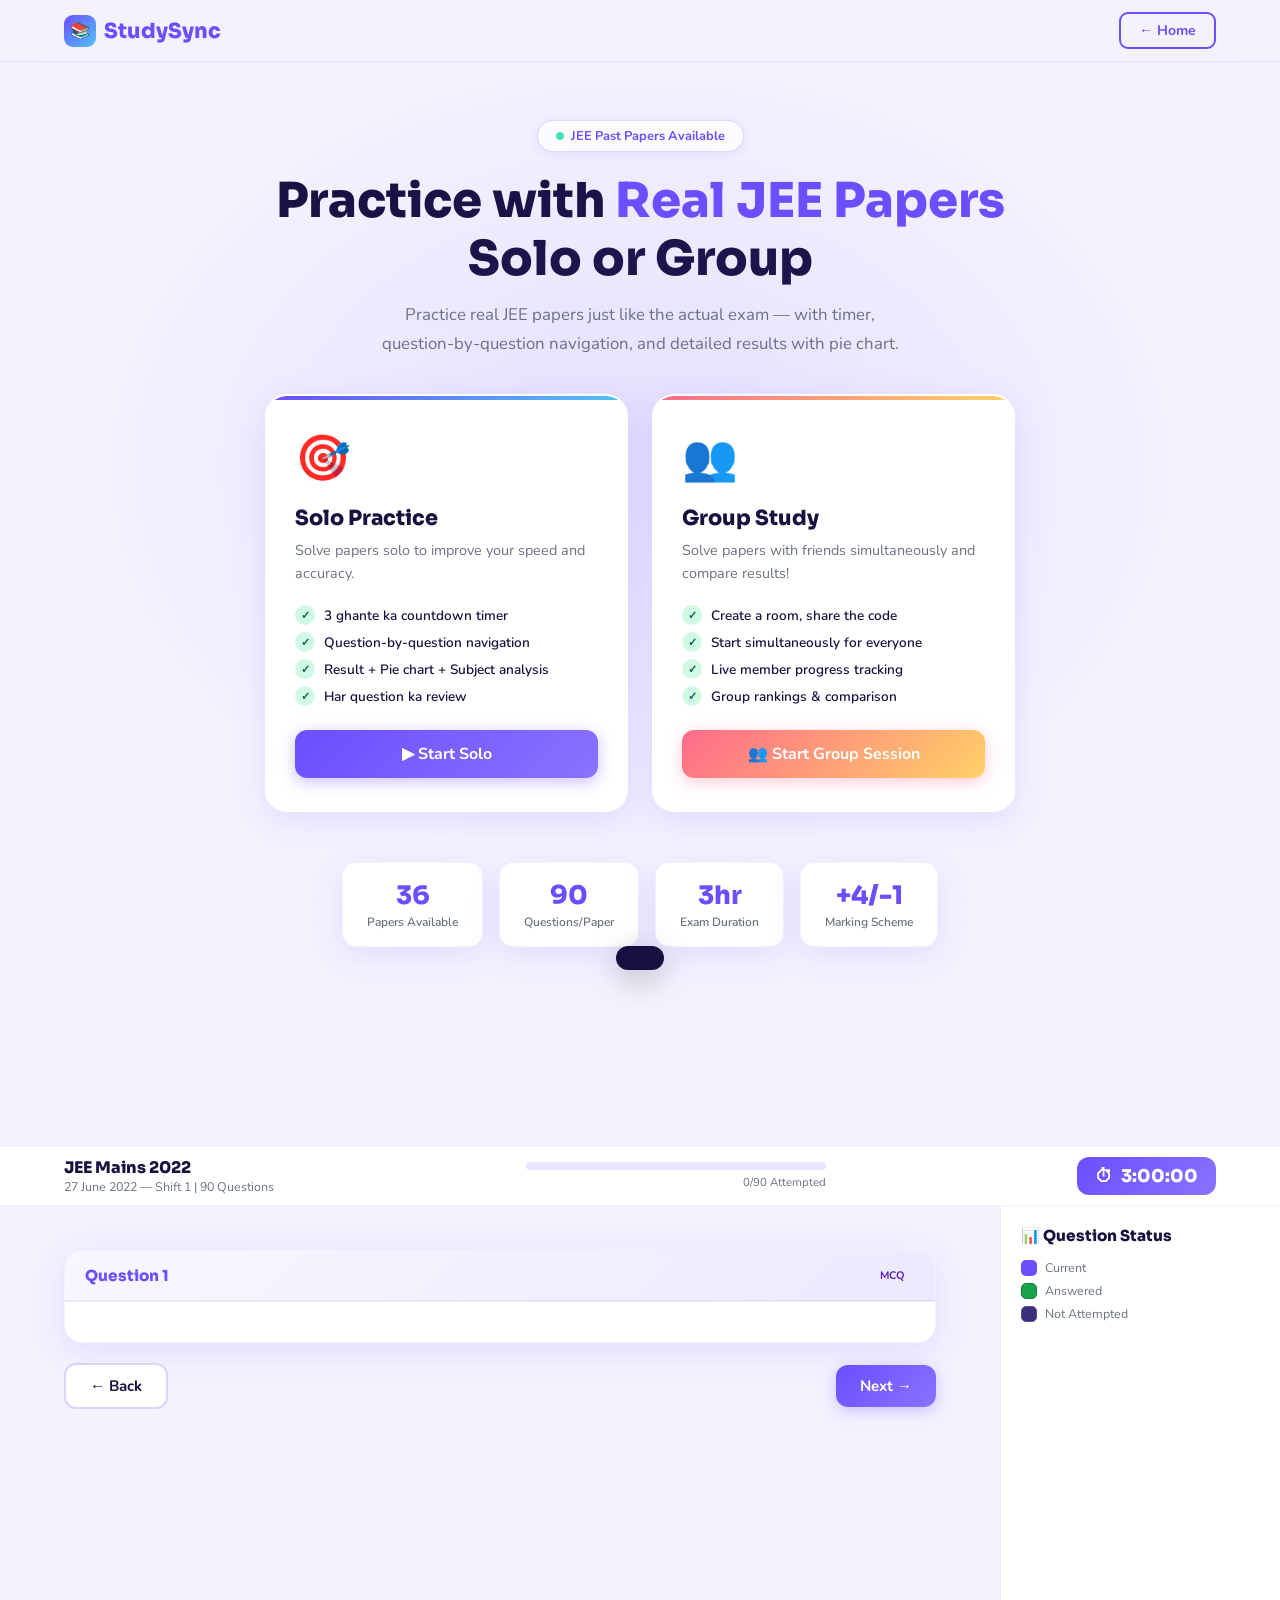
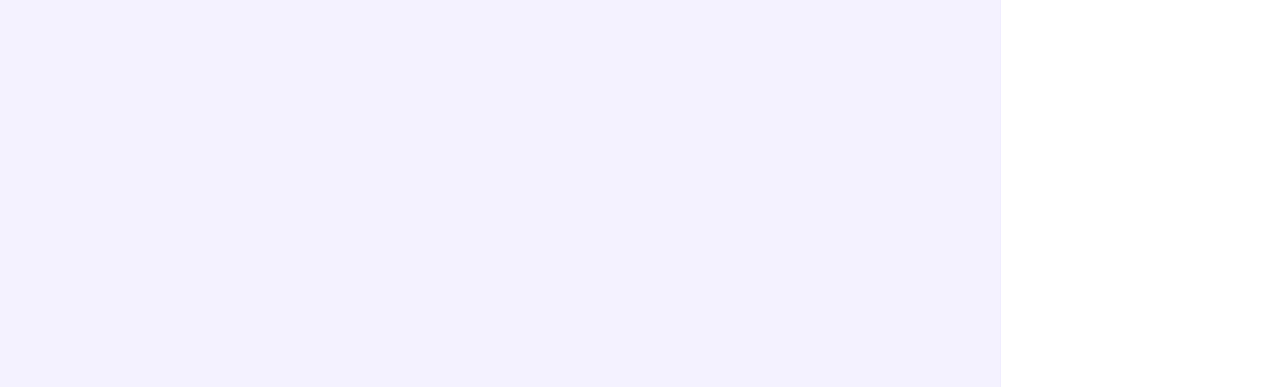
<file: past-paper.html>
<!DOCTYPE html>
<html lang="en">
<head>
<meta charset="UTF-8"/>
<meta name="viewport" content="width=device-width, initial-scale=1.0"/>
<title>StudySync — Past Papers</title>
<link href="https://fonts.googleapis.com/css2?family=Sora:wght@300;400;600;700;800&family=Nunito:wght@400;600;700&display=swap" rel="stylesheet"/>
<style>
:root {
  --violet: #6C4EFF;
  --violet-light: #8B72FF;
  --sky: #4FC3F7;
  --mint: #43E8B0;
  --coral: #FF6B8A;
  --yellow: #FFD166;
  --bg: #F4F2FF;
  --white: #ffffff;
  --dark: #1A1040;
  --gray: #6B7280;
  --shadow: 0 8px 32px rgba(108,78,255,0.13);
  --correct: #22C55E;
  --wrong: #EF4444;
  --skipped: #94A3B8;
}
*,*::before,*::after{box-sizing:border-box;margin:0;padding:0}
html{scroll-behavior:smooth}
body{font-family:'Nunito',sans-serif;background:var(--bg);color:var(--dark);overflow-x:hidden;min-height:100vh}

/* NAV */
nav{position:fixed;top:0;left:0;right:0;z-index:200;display:flex;align-items:center;justify-content:space-between;padding:12px 5vw;background:rgba(244,242,255,0.93);backdrop-filter:blur(16px);border-bottom:1.5px solid rgba(108,78,255,0.1)}
.logo{font-family:'Sora',sans-serif;font-size:1.3rem;font-weight:800;color:var(--violet);display:flex;align-items:center;gap:8px;text-decoration:none}
.logo-icon{width:32px;height:32px;background:linear-gradient(135deg,var(--violet),var(--sky));border-radius:9px;display:flex;align-items:center;justify-content:center;font-size:1rem;color:white}
.nav-back{padding:7px 18px;border-radius:9px;border:2px solid var(--violet);background:transparent;color:var(--violet);font-weight:700;cursor:pointer;font-family:'Nunito',sans-serif;font-size:0.88rem;text-decoration:none;transition:all 0.2s}
.nav-back:hover{background:var(--violet);color:white}

/* SCREENS */
.screen{display:none;min-height:100vh;padding:80px 5vw 40px}
.screen.active{display:block}

/* ===== SCREEN 0: LANDING / DASHBOARD ===== */
#landingScreen{background:var(--bg)}
.landing-hero{text-align:center;padding:40px 0 50px;position:relative}
.landing-hero::before{content:'';position:absolute;inset:0;background:radial-gradient(ellipse 70% 60% at 50% 40%,rgba(108,78,255,0.12) 0%,transparent 70%);pointer-events:none}
.landing-badge{display:inline-flex;align-items:center;gap:7px;background:white;border:1.5px solid rgba(108,78,255,0.2);border-radius:50px;padding:6px 18px;font-size:0.8rem;font-weight:700;color:var(--violet);margin-bottom:20px;box-shadow:0 2px 12px rgba(108,78,255,0.1)}
.badge-pulse{width:8px;height:8px;background:var(--mint);border-radius:50%;animation:pulse 1.5s ease-in-out infinite}
@keyframes pulse{0%,100%{transform:scale(1);opacity:1}50%{transform:scale(1.4);opacity:0.7}}
.landing-title{font-family:'Sora',sans-serif;font-size:clamp(2rem,4.5vw,3rem);font-weight:800;line-height:1.2;margin-bottom:14px}
.landing-title .accent{color:var(--violet)}
.landing-sub{color:var(--gray);font-size:1.05rem;max-width:520px;margin:0 auto 36px;line-height:1.7}

.mode-cards{display:grid;grid-template-columns:repeat(auto-fit,minmax(300px,1fr));gap:24px;max-width:750px;margin:0 auto 50px}
.mode-card{background:white;border-radius:22px;padding:32px 28px;box-shadow:var(--shadow);border:2px solid transparent;cursor:pointer;transition:all 0.28s;text-align:left;position:relative;overflow:hidden}
.mode-card::before{content:'';position:absolute;top:0;left:0;right:0;height:4px}
.mode-card.solo-card::before{background:linear-gradient(90deg,var(--violet),var(--sky))}
.mode-card.group-card::before{background:linear-gradient(90deg,var(--coral),var(--yellow))}
.mode-card:hover{transform:translateY(-6px);box-shadow:0 20px 50px rgba(108,78,255,0.2);border-color:rgba(108,78,255,0.2)}
.mode-card-icon{font-size:2.8rem;margin-bottom:16px}
.mode-card-title{font-family:'Sora',sans-serif;font-weight:800;font-size:1.3rem;margin-bottom:8px}
.mode-card-desc{color:var(--gray);font-size:0.9rem;line-height:1.6;margin-bottom:20px}
.mode-card-features{display:flex;flex-direction:column;gap:7px;margin-bottom:24px}
.mcf-item{display:flex;align-items:center;gap:9px;font-size:0.85rem;font-weight:600}
.mcf-check{width:20px;height:20px;border-radius:50%;background:#D1FAE5;color:#065F46;display:flex;align-items:center;justify-content:center;font-size:0.7rem;flex-shrink:0}
.mode-card-btn{width:100%;padding:13px;border-radius:12px;border:none;font-weight:700;cursor:pointer;font-family:'Nunito',sans-serif;font-size:1rem;transition:all 0.2s}
.solo-btn{background:linear-gradient(135deg,var(--violet),var(--violet-light));color:white;box-shadow:0 4px 16px rgba(108,78,255,0.35)}
.solo-btn:hover{transform:translateY(-2px)}
.group-btn{background:linear-gradient(135deg,var(--coral),var(--yellow));color:white;box-shadow:0 4px 16px rgba(255,107,138,0.35)}
.group-btn:hover{transform:translateY(-2px)}

.landing-stats{display:flex;gap:16px;justify-content:center;flex-wrap:wrap;margin-bottom:50px}
.l-stat{background:white;border-radius:14px;padding:16px 24px;box-shadow:var(--shadow);text-align:center;border:1.5px solid rgba(108,78,255,0.08)}
.l-stat-num{font-family:'Sora',sans-serif;font-size:1.6rem;font-weight:800;color:var(--violet)}
.l-stat-lbl{font-size:0.75rem;color:var(--gray);font-weight:600;margin-top:3px}

/* ===== SCREEN 1: PAPER SELECT ===== */
.page-title{font-family:'Sora',sans-serif;font-size:clamp(1.8rem,4vw,2.6rem);font-weight:800;margin-bottom:8px}
.page-sub{color:var(--gray);font-size:1rem;margin-bottom:32px}
.back-link{display:inline-flex;align-items:center;gap:6px;color:var(--violet);font-weight:700;cursor:pointer;background:none;border:none;font-family:'Nunito',sans-serif;font-size:0.92rem;margin-bottom:22px;transition:opacity 0.2s}
.back-link:hover{opacity:0.7}
.papers-grid{display:grid;grid-template-columns:repeat(auto-fill,minmax(290px,1fr));gap:20px}
.paper-card{background:white;border-radius:18px;padding:24px;box-shadow:var(--shadow);border:1.5px solid rgba(108,78,255,0.1);cursor:pointer;transition:transform 0.22s,box-shadow 0.22s;position:relative;overflow:hidden}
.paper-card::before{content:'';position:absolute;top:0;left:0;right:0;height:4px;background:linear-gradient(90deg,var(--violet),var(--sky))}
.paper-card:hover{transform:translateY(-5px);box-shadow:0 16px 40px rgba(108,78,255,0.2)}
.paper-date{font-family:'Sora',sans-serif;font-weight:800;font-size:1.1rem;margin-bottom:6px}
.paper-meta{font-size:0.82rem;color:var(--gray);display:flex;gap:10px;flex-wrap:wrap;margin-bottom:14px}
.paper-tag{padding:3px 10px;border-radius:20px;font-size:0.72rem;font-weight:700}
.tag-jee{background:#EDE9FE;color:#5B21B6}
.paper-stats{display:flex;gap:14px;margin-top:12px}
.pstat{text-align:center}
.pstat-num{font-family:'Sora',sans-serif;font-weight:800;font-size:1.2rem;color:var(--violet)}
.pstat-lbl{font-size:0.68rem;color:var(--gray);font-weight:600}
.paper-start-btn{width:100%;margin-top:16px;padding:11px;border-radius:11px;border:none;background:linear-gradient(135deg,var(--violet),var(--violet-light));color:white;font-weight:700;cursor:pointer;font-family:'Nunito',sans-serif;font-size:0.95rem;transition:opacity 0.2s}
.paper-start-btn:hover{opacity:0.85}

/* GROUP SETUP */
.group-setup{background:white;border-radius:20px;padding:36px;box-shadow:var(--shadow);max-width:500px;margin:0 auto}
.group-setup h2{font-family:'Sora',sans-serif;font-size:1.5rem;font-weight:800;margin-bottom:6px}
.group-setup p{color:var(--gray);margin-bottom:28px;font-size:0.93rem}
.input-group{margin-bottom:18px}
.input-group label{display:block;font-weight:700;font-size:0.88rem;margin-bottom:7px;color:var(--dark)}
.input-group input,.input-group select{width:100%;padding:12px 16px;border-radius:11px;border:2px solid rgba(108,78,255,0.2);font-family:'Nunito',sans-serif;font-size:0.95rem;color:var(--dark);outline:none;transition:border-color 0.2s;background:var(--bg)}
.input-group input:focus,.input-group select:focus{border-color:var(--violet)}
.btn-full{width:100%;padding:13px;border-radius:12px;border:none;background:linear-gradient(135deg,var(--violet),var(--violet-light));color:white;font-weight:700;cursor:pointer;font-family:'Nunito',sans-serif;font-size:1rem;margin-top:8px;transition:transform 0.18s,box-shadow 0.18s;box-shadow:0 4px 16px rgba(108,78,255,0.35)}
.btn-full:hover{transform:translateY(-2px)}
.btn-outline-full{width:100%;padding:12px;border-radius:12px;border:2px solid var(--violet);background:transparent;color:var(--violet);font-weight:700;cursor:pointer;font-family:'Nunito',sans-serif;font-size:0.95rem;margin-top:10px;transition:all 0.2s}
.btn-outline-full:hover{background:var(--violet);color:white}
.divider{text-align:center;margin:18px 0;color:var(--gray);font-size:0.88rem;position:relative}
.divider::before,.divider::after{content:'';position:absolute;top:50%;width:42%;height:1px;background:rgba(108,78,255,0.15)}
.divider::before{left:0}.divider::after{right:0}
.room-code-display{background:linear-gradient(135deg,var(--violet),var(--violet-light));color:white;border-radius:14px;padding:20px;text-align:center;margin:20px 0}
.room-code-display .code{font-family:'Sora',sans-serif;font-size:2rem;font-weight:800;letter-spacing:6px}
.room-code-display p{font-size:0.82rem;opacity:0.85;margin-top:4px}
.member-list{background:var(--bg);border-radius:12px;padding:16px;margin:16px 0}
.member-list h4{font-size:0.82rem;font-weight:700;color:var(--gray);margin-bottom:10px;text-transform:uppercase;letter-spacing:1px}
.member-item{display:flex;align-items:center;gap:10px;padding:8px 0;border-bottom:1px solid rgba(108,78,255,0.08)}
.member-item:last-child{border:none}
.m-avatar{width:34px;height:34px;border-radius:50%;display:flex;align-items:center;justify-content:center;font-weight:700;font-size:0.85rem;color:white}
.m-name{font-weight:600;font-size:0.9rem}
.m-status{font-size:0.72rem;color:var(--gray)}
.m-host{font-size:0.68rem;font-weight:700;background:#EDE9FE;color:#5B21B6;padding:2px 8px;border-radius:20px;margin-left:auto}

/* ===== SCREEN 2: EXAM ===== */
#examScreen{padding:0;display:flex;flex-direction:column;height:100vh;padding-top:60px}
.exam-header{background:white;border-bottom:1.5px solid rgba(108,78,255,0.1);padding:10px 5vw;display:flex;align-items:center;justify-content:space-between;gap:12px;flex-wrap:wrap;position:sticky;top:60px;z-index:100}
.exam-info{display:flex;flex-direction:column}
.exam-title{font-family:'Sora',sans-serif;font-weight:800;font-size:1rem}
.exam-sub{font-size:0.78rem;color:var(--gray)}
.exam-progress-wrap{flex:1;max-width:300px;display:flex;flex-direction:column;gap:4px}
.exam-progress-bar{height:8px;border-radius:10px;background:rgba(108,78,255,0.15);overflow:hidden}
.exam-progress-fill{height:100%;background:linear-gradient(90deg,var(--violet),var(--sky));border-radius:10px;transition:width 0.4s ease}
.exam-progress-text{font-size:0.72rem;color:var(--gray);text-align:right}
.timer-box{background:linear-gradient(135deg,var(--violet),var(--violet-light));color:white;border-radius:12px;padding:8px 18px;display:flex;align-items:center;gap:8px;font-family:'Sora',sans-serif;font-weight:800;font-size:1.1rem}
.timer-icon{font-size:1.1rem}
.timer-warn{background:linear-gradient(135deg,#EF4444,#F97316) !important}

.exam-body{flex:1;display:grid;grid-template-columns:1fr 280px;gap:0;overflow:hidden}
.question-panel{overflow-y:auto;padding:24px 5vw}
.sidebar-panel{overflow-y:auto;border-left:1.5px solid rgba(108,78,255,0.1);background:white;padding:20px}

.subject-tabs{display:flex;gap:8px;flex-wrap:wrap;margin-bottom:20px}
.subj-tab{padding:7px 16px;border-radius:20px;border:2px solid rgba(108,78,255,0.2);background:transparent;color:var(--gray);font-weight:700;cursor:pointer;font-family:'Nunito',sans-serif;font-size:0.82rem;transition:all 0.2s}
.subj-tab.active{background:var(--violet);color:white;border-color:var(--violet)}

.question-card{background:white;border-radius:18px;box-shadow:var(--shadow);overflow:hidden;margin-bottom:20px;border:1.5px solid rgba(108,78,255,0.08)}
.question-card-header{background:linear-gradient(135deg,#F8F7FF,#EDE9FE);padding:14px 20px;display:flex;align-items:center;justify-content:space-between;border-bottom:1px solid rgba(108,78,255,0.1)}
.q-number{font-family:'Sora',sans-serif;font-weight:800;font-size:0.95rem;color:var(--violet)}
.q-type-badge{font-size:0.68rem;font-weight:700;padding:3px 10px;border-radius:20px;background:#EDE9FE;color:#5B21B6}
.q-type-sa{background:#D1FAE5;color:#065F46}
.question-pdf-embed{width:100%;background:#f8f8f8;border-bottom:1px solid rgba(108,78,255,0.08)}
.pdf-placeholder{padding:20px;text-align:center}
.pdf-placeholder .pdf-icon{font-size:2.5rem;margin-bottom:8px}
.pdf-placeholder p{color:var(--gray);font-size:0.85rem}
.pdf-placeholder .pdf-ref{font-weight:700;color:var(--violet);margin-top:4px;font-size:0.92rem}
.pdf-open-btn{margin-top:12px;padding:8px 20px;border-radius:10px;border:2px solid var(--violet);background:transparent;color:var(--violet);font-weight:700;cursor:pointer;font-family:'Nunito',sans-serif;font-size:0.85rem;transition:all 0.2s}
.pdf-open-btn:hover{background:var(--violet);color:white}
.question-options{padding:20px}
.option-btn{width:100%;padding:13px 18px;border-radius:12px;border:2px solid rgba(108,78,255,0.15);background:var(--bg);color:var(--dark);font-weight:600;cursor:pointer;font-family:'Nunito',sans-serif;font-size:0.95rem;text-align:left;margin-bottom:10px;display:flex;align-items:center;gap:14px;transition:all 0.2s}
.option-btn:hover{border-color:var(--violet);background:#EDE9FE}
.option-btn.selected{border-color:var(--violet);background:#EDE9FE;color:var(--violet)}
.option-label{width:28px;height:28px;border-radius:50%;background:rgba(108,78,255,0.12);display:flex;align-items:center;justify-content:center;font-weight:800;font-size:0.85rem;flex-shrink:0}
.option-btn.selected .option-label{background:var(--violet);color:white}
.numerical-input{width:100%;padding:14px 16px;border-radius:12px;border:2px solid rgba(108,78,255,0.2);font-family:'Nunito',sans-serif;font-size:1.1rem;font-weight:700;color:var(--dark);outline:none;transition:border-color 0.2s;text-align:center;letter-spacing:2px}
.numerical-input:focus{border-color:var(--violet)}
.numerical-note{font-size:0.78rem;color:var(--gray);text-align:center;margin-top:8px}

.nav-buttons{display:flex;gap:12px;justify-content:space-between;align-items:center;flex-wrap:wrap;margin-top:8px;padding-bottom:20px}
.nav-btn{padding:11px 24px;border-radius:12px;font-weight:700;cursor:pointer;font-family:'Nunito',sans-serif;font-size:0.95rem;transition:all 0.2s}
.btn-prev{border:2px solid rgba(108,78,255,0.25);background:white;color:var(--dark)}
.btn-prev:hover{border-color:var(--violet)}
.btn-next{border:none;background:linear-gradient(135deg,var(--violet),var(--violet-light));color:white;box-shadow:0 4px 16px rgba(108,78,255,0.3)}
.btn-next:hover{transform:translateY(-2px)}
.btn-skip{border:2px solid rgba(108,78,255,0.15);background:transparent;color:var(--gray)}
.btn-submit-exam{border:none;background:linear-gradient(135deg,#22C55E,#16A34A);color:white;box-shadow:0 4px 16px rgba(34,197,94,0.3)}
.btn-submit-exam:hover{transform:translateY(-2px)}

/* SIDEBAR */
.sidebar-title{font-family:'Sora',sans-serif;font-weight:800;font-size:0.95rem;margin-bottom:14px}
.q-grid{display:grid;grid-template-columns:repeat(5,1fr);gap:5px;margin-bottom:20px}
.q-dot{width:36px;height:36px;border-radius:9px;display:flex;align-items:center;justify-content:center;font-weight:700;font-size:0.78rem;cursor:pointer;transition:all 0.2s;border:2px solid transparent}
.q-dot.unattempted{background:#3D2F7A;color:#C4B5FD;border:2px solid #5B4A9E}
.q-dot.answered{background:#16A34A;color:white;border-color:#15803D}
.q-dot.current{outline:3px solid var(--violet);outline-offset:2px;transform:scale(1.15);background:var(--violet);color:white;border-color:var(--violet-light)}
.q-dot.answered.current{background:#16A34A;color:white;border-color:#15803D;outline:3px solid #16A34A;outline-offset:2px;transform:scale(1.15)}
.q-dot.skipped.current{background:#92400E;color:#FDE68A;border:2px solid #F59E0B;outline:3px solid #F59E0B;outline-offset:2px;transform:scale(1.15)}
.q-dot.unattempted.current{background:var(--violet);color:white;border-color:var(--violet-light);outline:3px solid var(--violet);outline-offset:2px;transform:scale(1.15)}
.q-dot.skipped{background:#92400E;color:#FDE68A;border:2px solid #F59E0B}
.sidebar-legend{display:flex;flex-direction:column;gap:6px;margin-bottom:20px}
.legend-item{display:flex;align-items:center;gap:8px;font-size:0.78rem;color:var(--gray)}
.legend-dot{width:16px;height:16px;border-radius:5px}
.ld-answered{background:#16A34A;border:1.5px solid #15803D}
.ld-current{background:var(--violet)}
.ld-skipped{background:#92400E;border:1.5px solid #F59E0B}
.ld-unattempted{background:#3D2F7A;border:1.5px solid #5B4A9E}

/* GROUP SIDEBAR */
.group-members-live{margin-top:20px;border-top:1px solid rgba(108,78,255,0.1);padding-top:16px}
.gm-title{font-size:0.78rem;font-weight:700;text-transform:uppercase;letter-spacing:1px;color:var(--gray);margin-bottom:10px}
.gm-item{display:flex;align-items:center;gap:8px;padding:7px 0;border-bottom:1px solid rgba(108,78,255,0.06)}
.gm-item:last-child{border:none}
.gm-avatar{width:28px;height:28px;border-radius:50%;display:flex;align-items:center;justify-content:center;font-weight:700;font-size:0.72rem;color:white;flex-shrink:0}
.gm-name{font-size:0.82rem;font-weight:600;flex:1}
.gm-progress{font-size:0.72rem;color:var(--gray)}

/* ===== SCREEN 3: RESULT ===== */
#resultScreen{padding:80px 5vw 60px}
.result-header{text-align:center;margin-bottom:40px}
.result-score-big{font-family:'Sora',sans-serif;font-size:clamp(3rem,8vw,5rem);font-weight:800;color:var(--violet);line-height:1}
.result-label{font-size:1rem;color:var(--gray);margin-top:6px}
.result-name{font-family:'Sora',sans-serif;font-size:1.3rem;font-weight:700;margin-bottom:4px}
.result-grid{display:grid;grid-template-columns:repeat(auto-fit,minmax(200px,1fr));gap:16px;margin-bottom:40px}
.result-stat{background:white;border-radius:16px;padding:22px;box-shadow:var(--shadow);border:1.5px solid rgba(108,78,255,0.08);text-align:center}
.result-stat .rs-num{font-family:'Sora',sans-serif;font-size:2rem;font-weight:800}
.rs-correct{color:var(--correct)}
.rs-wrong{color:var(--wrong)}
.rs-skipped{color:var(--skipped)}
.rs-marks{color:var(--violet)}
.result-stat .rs-lbl{font-size:0.8rem;color:var(--gray);font-weight:600;margin-top:4px}
.charts-row{display:grid;grid-template-columns:1fr 1fr;gap:24px;margin-bottom:40px}
.chart-card{background:white;border-radius:18px;padding:26px;box-shadow:var(--shadow);border:1.5px solid rgba(108,78,255,0.08)}
.chart-card h3{font-family:'Sora',sans-serif;font-weight:800;font-size:1rem;margin-bottom:20px}
canvas{max-width:100%}
.subj-breakdown{display:flex;flex-direction:column;gap:10px}
.subj-row{display:flex;align-items:center;gap:12px}
.subj-name{font-size:0.85rem;font-weight:700;width:90px;flex-shrink:0}
.subj-bar-wrap{flex:1;background:rgba(108,78,255,0.08);border-radius:20px;height:12px;overflow:hidden}
.subj-bar-fill{height:100%;border-radius:20px;background:linear-gradient(90deg,var(--violet),var(--sky));transition:width 1s ease}
.subj-pct{font-size:0.78rem;font-weight:700;color:var(--violet);width:38px;text-align:right}

/* GROUP RESULT */
.group-result-section{margin-bottom:40px}
.group-result-section h2{font-family:'Sora',sans-serif;font-weight:800;font-size:1.4rem;margin-bottom:20px}
.group-table{width:100%;border-collapse:collapse;background:white;border-radius:18px;overflow:hidden;box-shadow:var(--shadow)}
.group-table th{background:linear-gradient(135deg,var(--dark),#2D1B8E);color:white;padding:14px 18px;text-align:left;font-size:0.82rem;font-weight:700;letter-spacing:0.5px}
.group-table td{padding:13px 18px;border-bottom:1px solid rgba(108,78,255,0.07);font-size:0.88rem}
.group-table tr:last-child td{border:none}
.group-table tr:hover td{background:rgba(108,78,255,0.03)}
.rank-badge{width:28px;height:28px;border-radius:50%;display:flex;align-items:center;justify-content:center;font-weight:800;font-size:0.82rem}
.rank-1{background:#FFD166;color:#92400E}
.rank-2{background:#e0e0e0;color:#444}
.rank-3{background:#f0c08e;color:#7c4a00}
.rank-other{background:rgba(108,78,255,0.1);color:var(--violet)}

.q-review-section{margin-top:40px}
.q-review-section h2{font-family:'Sora',sans-serif;font-weight:800;font-size:1.4rem;margin-bottom:20px}
.review-card{background:white;border-radius:16px;padding:22px;margin-bottom:14px;box-shadow:0 3px 16px rgba(108,78,255,0.08);border:1.5px solid rgba(108,78,255,0.07);border-left:5px solid var(--skipped)}
.review-card.correct{border-left-color:var(--correct)}
.review-card.wrong{border-left-color:var(--wrong)}
.review-header{display:flex;align-items:center;justify-content:space-between;margin-bottom:10px;flex-wrap:wrap;gap:8px}
.review-q-num{font-weight:800;font-size:0.9rem}
.review-status{font-size:0.75rem;font-weight:700;padding:3px 10px;border-radius:20px}
.status-correct{background:#D1FAE5;color:#065F46}
.status-wrong{background:#FEE2E2;color:#991B1B}
.status-skipped{background:#F1F5F9;color:#64748B}
.review-answer{font-size:0.85rem;color:var(--gray)}
.review-answer span{font-weight:700;color:var(--dark)}
.review-group-answers{margin-top:10px;display:flex;flex-wrap:wrap;gap:6px}
.rga-chip{font-size:0.72rem;padding:3px 10px;border-radius:20px;border:1.5px solid rgba(108,78,255,0.15);font-weight:600}
.rga-correct{background:#D1FAE5;border-color:#22C55E;color:#065F46}
.rga-wrong{background:#FEE2E2;border-color:#EF4444;color:#991B1B}
.rga-skipped{background:#F1F5F9;border-color:#CBD5E1;color:#64748B}

/* RESULT ACTIONS */
.result-actions{display:flex;gap:14px;flex-wrap:wrap;justify-content:center;margin-top:36px;padding-top:28px;border-top:1px solid rgba(108,78,255,0.1)}
.ra-btn{padding:13px 30px;border-radius:12px;font-weight:700;cursor:pointer;font-family:'Nunito',sans-serif;font-size:0.97rem;transition:all 0.2s}
.ra-primary{border:none;background:linear-gradient(135deg,var(--violet),var(--violet-light));color:white;box-shadow:0 4px 16px rgba(108,78,255,0.35)}
.ra-primary:hover{transform:translateY(-2px)}
.ra-outline{border:2px solid var(--violet);background:transparent;color:var(--violet)}
.ra-check{border:none;background:linear-gradient(135deg,#22C55E,#16A34A);color:white;box-shadow:0 4px 16px rgba(34,197,94,0.3)}
.ra-outline:hover{background:var(--violet);color:white}
.ra-check:hover{transform:translateY(-2px)}

/* FILTER BTNS */
.mode-btn{padding:10px 24px;border-radius:12px;border:2px solid var(--violet);background:transparent;color:var(--violet);font-weight:700;cursor:pointer;font-family:'Nunito',sans-serif;font-size:0.95rem;transition:all 0.2s}
.mode-btn.active,.mode-btn:hover{background:var(--violet);color:white}

/* TOAST */
.toast{position:fixed;bottom:30px;left:50%;transform:translateX(-50%) translateY(100px);background:#1A1040;color:white;padding:12px 24px;border-radius:12px;font-weight:600;font-size:0.9rem;z-index:999;transition:transform 0.3s ease;box-shadow:0 8px 32px rgba(0,0,0,0.25)}
.toast.show{transform:translateX(-50%) translateY(0)}

/* LOADING */
.loading-overlay{position:fixed;inset:0;background:rgba(244,242,255,0.92);z-index:500;display:flex;flex-direction:column;align-items:center;justify-content:center;gap:16px}
.spinner{width:48px;height:48px;border:4px solid rgba(108,78,255,0.2);border-top-color:var(--violet);border-radius:50%;animation:spin 0.8s linear infinite}
@keyframes spin{to{transform:rotate(360deg)}}
.loading-text{font-family:'Sora',sans-serif;font-weight:700;color:var(--violet)}

/* ERROR BOX */
.error-box{background:#FEF2F2;border:1.5px solid #FECACA;border-radius:14px;padding:20px;text-align:center;margin:20px 0}
.error-box .error-icon{font-size:2rem;margin-bottom:10px}
.error-box p{color:#991B1B;font-weight:600;font-size:0.92rem}
.error-box .error-hint{color:#B45309;font-size:0.82rem;margin-top:8px;background:#FEF3C7;border-radius:8px;padding:10px}


/* QUESTION IMAGE DISPLAY */
.question-img-wrap{padding:16px 20px 0;text-align:center}
.question-img-wrap img{max-width:100%;border-radius:10px;border:1px solid rgba(108,78,255,0.1)}
.option-img{height:28px;max-width:180px;object-fit:contain;vertical-align:middle}
.option-btn-img{display:flex;align-items:center;gap:12px}

/* CHECK MODE BUTTON */
.btn-check-mode{border:2px solid #22C55E;background:transparent;color:#22C55E;font-weight:700;font-family:'Nunito',sans-serif;font-size:0.88rem;padding:9px 18px;border-radius:11px;cursor:pointer;transition:all 0.2s}
.btn-check-mode.active{background:#22C55E;color:white}
.btn-check-mode:hover{background:#22C55E;color:white}

/* CHECK MODE ANSWER OVERLAY */
.check-answer-box{margin-top:14px;padding:14px 18px;border-radius:12px;border:2px solid;display:none}
.check-answer-box.show{display:block}
.check-answer-box.correct-ans{background:#D1FAE5;border-color:#22C55E;color:#065F46}
.check-answer-box.wrong-ans{background:#FEE2E2;border-color:#EF4444;color:#991B1B}
.check-answer-box.skipped-ans{background:#F1F5F9;border-color:#94A3B8;color:#475569}
.check-ans-title{font-weight:800;font-size:0.95rem;margin-bottom:4px}
.check-ans-detail{font-size:0.85rem}

/* PAPER CARD CHECK MODE OPTION */
.paper-mode-toggle{display:flex;gap:10px;margin-bottom:12px;flex-wrap:wrap}
.paper-mode-btn{flex:1;padding:9px;border-radius:10px;border:2px solid rgba(108,78,255,0.2);background:transparent;color:var(--gray);font-weight:700;cursor:pointer;font-family:'Nunito',sans-serif;font-size:0.82rem;transition:all 0.2s;min-width:100px}
.paper-mode-btn.active{background:var(--violet);color:white;border-color:var(--violet)}

/* RESPONSIVE */
@media(max-width:768px){
  .exam-body{grid-template-columns:1fr;grid-template-rows:1fr auto}
  .sidebar-panel{border-left:none;border-top:1.5px solid rgba(108,78,255,0.1)}
  .charts-row{grid-template-columns:1fr}
  .mode-cards{grid-template-columns:1fr}
}
@media(max-width:520px){
  .q-grid{grid-template-columns:repeat(6,1fr)}
  .q-dot{width:30px;height:30px;font-size:0.7rem}
}
</style>
</head>
<body>

<!-- NAV -->
<nav>
  <a href="index.html" class="logo">
    <div class="logo-icon">📚</div>
    StudySync
  </a>
  <a href="index.html" class="nav-back">← Home</a>
</nav>

<!-- TOAST -->
<div class="toast" id="toast"></div>

<!-- LOADING -->
<div class="loading-overlay" id="loadingOverlay" style="display:none">
  <div class="spinner"></div>
  <div class="loading-text" id="loadingText">Loading...</div>
</div>

<!-- ===== SCREEN 0: LANDING ===== -->
<div class="screen active" id="landingScreen">
  <div style="max-width:1100px;margin:0 auto">
    <div class="landing-hero">
      <div class="landing-badge"><span class="badge-pulse"></span> JEE Past Papers Available</div>
      <h1 class="landing-title">Practice with <span class="accent">Real JEE Papers</span><br>Solo or Group</h1>
      <p class="landing-sub">Practice real JEE papers just like the actual exam — with timer, question-by-question navigation, and detailed results with pie chart.</p>

      <div class="mode-cards">
        <div class="mode-card solo-card" onclick="goToSoloSelect()">
          <div class="mode-card-icon">🎯</div>
          <div class="mode-card-title">Solo Practice</div>
          <div class="mode-card-desc">Solve papers solo to improve your speed and accuracy.</div>
          <div class="mode-card-features">
            <div class="mcf-item"><div class="mcf-check">✓</div> 3 ghante ka countdown timer</div>
            <div class="mcf-item"><div class="mcf-check">✓</div> Question-by-question navigation</div>
            <div class="mcf-item"><div class="mcf-check">✓</div> Result + Pie chart + Subject analysis</div>
            <div class="mcf-item"><div class="mcf-check">✓</div> Har question ka review</div>
          </div>
          <button class="mode-card-btn solo-btn">▶ Start Solo</button>
        </div>

        <div class="mode-card group-card" onclick="goToGroupSelect()">
          <div class="mode-card-icon">👥</div>
          <div class="mode-card-title">Group Study</div>
          <div class="mode-card-desc">Solve papers with friends simultaneously and compare results!</div>
          <div class="mode-card-features">
            <div class="mcf-item"><div class="mcf-check">✓</div> Create a room, share the code</div>
            <div class="mcf-item"><div class="mcf-check">✓</div> Start simultaneously for everyone</div>
            <div class="mcf-item"><div class="mcf-check">✓</div> Live member progress tracking</div>
            <div class="mcf-item"><div class="mcf-check">✓</div> Group rankings & comparison</div>
          </div>
          <button class="mode-card-btn group-btn">👥 Start Group Session</button>
        </div>
      </div>

      <div class="landing-stats">
        <div class="l-stat"><div class="l-stat-num" id="paperCount">1</div><div class="l-stat-lbl">Papers Available</div></div>
        <div class="l-stat"><div class="l-stat-num">90</div><div class="l-stat-lbl">Questions/Paper</div></div>
        <div class="l-stat"><div class="l-stat-num">3hr</div><div class="l-stat-lbl">Exam Duration</div></div>
        <div class="l-stat"><div class="l-stat-num">+4/-1</div><div class="l-stat-lbl">Marking Scheme</div></div>
      </div>
    </div>
  </div>
</div>

<!-- ===== SCREEN 1: PAPER SELECT ===== -->
<div class="screen" id="selectScreen">
  <div style="max-width:1200px;margin:0 auto">
    <button class="back-link" onclick="showScreen('landingScreen')">← Go Back</button>

    <!-- SOLO SELECT -->
    <div id="soloSelectView">
      <h1 class="page-title">📄 Select Paper</h1>
      <p class="page-sub">Select a paper for solo practice</p>
      <div class="papers-grid" id="papersGrid"></div>
    </div>

    <!-- GROUP SETUP -->
    <div id="groupSetupView" style="display:none">
      <h1 class="page-title">👥 Group Session</h1>
      <p class="page-sub">Create or join a room, then solve the paper together</p>
      <div class="group-setup">
        <h2>Group Paper Session</h2>
        <p>Solve papers with your friends at the same time and compare results!</p>

        <div class="input-group">
          <label>Your Name</label>
          <input type="text" id="playerName" placeholder="Apna naam likho..."/>
        </div>

        <button class="btn-full" onclick="createRoom()">🚀 Create New Room</button>
        <div class="divider">or</div>
        <div class="input-group">
          <label>Enter Room Code</label>
          <input type="text" id="joinRoomCode" placeholder="6-digit room code..." maxlength="6" style="text-transform:uppercase;letter-spacing:3px;font-size:1.1rem;text-align:center"/>
        </div>
        <button class="btn-outline-full" onclick="joinRoom()">🔗 Join Room</button>

        <div id="roomCreatedBox" style="display:none;margin-top:20px">
          <div class="room-code-display">
            <div class="code" id="displayRoomCode"></div>
            <p>Share this code with your friends</p>
          </div>
          <div class="member-list">
            <h4>👥 Members</h4>
            <div id="memberListUI"></div>
          </div>
          <div class="input-group">
            <label>Select Paper</label>
            <select id="groupPaperSelect"></select>
          </div>
          <button class="btn-full" onclick="startGroupSession()">▶ Start For Everyone</button>
        </div>

        <div id="roomJoinedBox" style="display:none;margin-top:20px">
          <div style="text-align:center;padding:20px">
            <div style="font-size:3rem;margin-bottom:12px">⏳</div>
            <p style="font-weight:700">You have joined the room!</p>
            <p style="color:var(--gray);font-size:0.88rem;margin-top:6px">Waiting for host to start...</p>
            <div class="member-list" style="margin-top:16px">
              <h4>👥 Members</h4>
              <div id="memberListJoined"></div>
            </div>
          </div>
        </div>
      </div>
    </div>
  </div>
</div>

<!-- ===== SCREEN 2: EXAM ===== -->
<div class="screen" id="examScreen">
  <div class="exam-header">
    <div class="exam-info">
      <div class="exam-title" id="examTitle">JEE Mains 2022</div>
      <div class="exam-sub" id="examSubInfo">27 June 2022 — Shift 1 | 90 Questions</div>
    </div>
    <div class="exam-progress-wrap">
      <div class="exam-progress-bar">
        <div class="exam-progress-fill" id="progressFill" style="width:0%"></div>
      </div>
      <div class="exam-progress-text" id="progressText">0/90 Attempted</div>
    </div>
    <div class="timer-box" id="timerBox">
      <span class="timer-icon">⏱</span>
      <span id="timerDisplay">3:00:00</span>
    </div>
  </div>

  <div class="exam-body">
    <div class="question-panel">
      <div class="subject-tabs" id="subjectTabs"></div>
      <div class="question-card" id="questionCard">
        <div class="question-card-header">
          <span class="q-number" id="qNumber">Question 1</span>
          <span class="q-type-badge" id="qTypeBadge">MCQ</span>
        </div>
        <div class="question-pdf-embed" id="qPdfEmbed"></div>
        <div class="question-options" id="qOptions"></div>
      </div>
      <div class="nav-buttons">
        <button class="nav-btn btn-prev" onclick="prevQuestion()" id="prevBtn">← Back</button>
        <button class="nav-btn btn-next" onclick="nextQuestion()" id="nextBtn">Next →</button>
        <button class="nav-btn btn-submit-exam" onclick="confirmSubmit()" id="submitExamBtn" style="display:none">✅ Submit Paper</button>
      </div>
    </div>

    <div class="sidebar-panel">
      <div class="sidebar-title">📊 Question Status</div>
      <div class="sidebar-legend">
        <div class="legend-item"><div class="legend-dot ld-current"></div> Current</div>
        <div class="legend-item"><div class="legend-dot ld-answered"></div> Answered</div>
        <div class="legend-item"><div class="legend-dot ld-unattempted"></div> Not Attempted</div>
      </div>
      <div class="q-grid" id="qGrid"></div>
      <div class="group-members-live" id="groupMembersLive" style="display:none">
        <div class="gm-title">👥 Group Progress</div>
        <div id="groupMembersProgress"></div>
      </div>
    </div>
  </div>
</div>

<!-- ===== SCREEN 3: RESULT ===== -->
<div class="screen" id="resultScreen">
  <div style="max-width:1100px;margin:0 auto">
    <div class="result-header">
      <div style="font-size:3rem;margin-bottom:12px" id="resultEmoji">🎉</div>
      <div class="result-name" id="resultName">Your Result</div>
      <div class="result-score-big" id="resultScoreBig">240</div>
      <div class="result-label">Total Marks (Max: <span id="resultMaxMarks">300</span>)</div>
    </div>

    <div class="result-grid" id="resultGrid"></div>

    <div class="charts-row">
      <div class="chart-card">
        <h3>📊 Performance Overview</h3>
        <canvas id="pieChart" height="220"></canvas>
      </div>
      <div class="chart-card">
        <h3>📚 Subject-wise Score</h3>
        <div class="subj-breakdown" id="subjBreakdown"></div>
      </div>
    </div>

    <div class="group-result-section" id="groupResultSection" style="display:none">
      <h2>👥 Group Rankings</h2>
      <table class="group-table">
        <thead>
          <tr>
            <th>Rank</th><th>Name</th><th>Score</th>
            <th>Correct</th><th>Wrong</th><th>Skipped</th><th>Percentage</th>
          </tr>
        </thead>
        <tbody id="groupRankingsBody"></tbody>
      </table>
    </div>

    <div class="q-review-section">
      <h2>🔍 Question Review</h2>
      <div style="display:flex;gap:10px;margin-bottom:20px;flex-wrap:wrap">
        <button class="mode-btn active" onclick="filterReview('all',this)">All</button>
        <button class="mode-btn" onclick="filterReview('wrong',this)">❌ Wrong</button>
        <button class="mode-btn" onclick="filterReview('correct',this)">✅ Correct</button>
        <button class="mode-btn" onclick="filterReview('skipped',this)">⏭ Skipped</button>
      </div>
      <div id="reviewCards"></div>
    </div>

    <div class="result-actions">
      <button class="ra-btn ra-outline" onclick="goBackToLanding()">← Home</button>
      <button class="ra-btn ra-outline" onclick="goBackToSelect()">📄 Another Paper</button>
      <button class="ra-btn ra-outline" onclick="retryPaper()">🔄 Retry Same Paper</button>
      <button class="ra-btn ra-check" onclick="startCheckMode()">✅ Check Answers</button>
    </div>
  </div>
</div>

<script>
// ============================================================
//  APP STATE
// ============================================================
const APP = {
  papers: [],
  currentPaper: null,
  questions: [],
  answers: {},
  currentIdx: 0,
  timerInterval: null,
  timeLeft: 3 * 60 * 60,
  mode: 'solo',
  checkMode: false,   // step-by-step answer check mode
  player: { name: 'Student', color: '#6C4EFF' },
  room: null,
  isHost: false,
  allReviewCards: [],
};

const COLORS = ['#6C4EFF','#FF6B8A','#43E8B0','#FFD166','#4FC3F7','#F97316'];

// ============================================================
//  PAPER DATA — ADD MORE PAPERS HERE
// ============================================================
// JSON file path: Same folder mein rakhna (past-paper.html ke saath)
// Ya subfolder mein: 'past-papers/27-6-2022-shift-1.json'
// Dono kaam karega — jahan bhi rakhein, wahi path likho

const AVAILABLE_PAPERS = [
  // ── 2023 April Papers ─────────────────────────────────────
  {
    id: '6-4-2023-shift-1',
    title: '6 April 2023 — Shift 1',
    exam: 'JEE Mains', year: 2023, date: '06.04.2023', shift: 'S1',
    questions: 90, jsonFile: 'past-papers/6-4-2023-shift-1.json', duration: 180,
  },
  {
    id: '6-4-2023-shift-2',
    title: '6 April 2023 — Shift 2',
    exam: 'JEE Mains', year: 2023, date: '06.04.2023', shift: 'S2',
    questions: 90, jsonFile: 'past-papers/6-4-2023-shift-2.json', duration: 180,
  },
  {
    id: '8-4-2023-shift-1',
    title: '8 April 2023 — Shift 1',
    exam: 'JEE Mains', year: 2023, date: '08.04.2023', shift: 'S1',
    questions: 90, jsonFile: 'past-papers/8-4-2023-shift-1.json', duration: 180,
  },
  {
    id: '8-4-2023-shift-2',
    title: '8 April 2023 — Shift 2',
    exam: 'JEE Mains', year: 2023, date: '08.04.2023', shift: 'S2',
    questions: 90, jsonFile: 'past-papers/8-4-2023-shift-2.json', duration: 180,
  },
  {
    id: '10-4-2023-shift-1',
    title: '10 April 2023 — Shift 1',
    exam: 'JEE Mains', year: 2023, date: '10.04.2023', shift: 'S1',
    questions: 90, jsonFile: 'past-papers/10-4-2023-shift-1.json', duration: 180,
  },
  {
    id: '10-4-2023-shift-2',
    title: '10 April 2023 — Shift 2',
    exam: 'JEE Mains', year: 2023, date: '10.04.2023', shift: 'S2',
    questions: 90, jsonFile: 'past-papers/10-4-2023-shift-2.json', duration: 180,
  },
  {
    id: '11-4-2023-shift-1',
    title: '11 April 2023 — Shift 1',
    exam: 'JEE Mains', year: 2023, date: '11.04.2023', shift: 'S1',
    questions: 90, jsonFile: 'past-papers/11-4-2023-shift-1.json', duration: 180,
  },
  {
    id: '11-4-2023-shift-2',
    title: '11 April 2023 — Shift 2',
    exam: 'JEE Mains', year: 2023, date: '11.04.2023', shift: 'S2',
    questions: 90, jsonFile: 'past-papers/11-4-2023-shift-2.json', duration: 180,
  },
  {
    id: '12-4-2023-shift-1',
    title: '12 April 2023 — Shift 1',
    exam: 'JEE Mains', year: 2023, date: '12.04.2023', shift: 'S1',
    questions: 90, jsonFile: 'past-papers/12-4-2023-shift-1.json', duration: 180,
  },
  {
    id: '13-4-2023-shift-1',
    title: '13 April 2023 — Shift 1',
    exam: 'JEE Mains', year: 2023, date: '13.04.2023', shift: 'S1',
    questions: 90, jsonFile: 'past-papers/13-4-2023-shift-1.json', duration: 180,
  },
  {
    id: '13-4-2023-shift-2',
    title: '13 April 2023 — Shift 2',
    exam: 'JEE Mains', year: 2023, date: '13.04.2023', shift: 'S2',
    questions: 90, jsonFile: 'past-papers/13-4-2023-shift-2.json', duration: 180,
  },
  {
    id: '15-4-2023-shift-1',
    title: '15 April 2023 — Shift 1',
    exam: 'JEE Mains', year: 2023, date: '15.04.2023', shift: 'S1',
    questions: 90, jsonFile: 'past-papers/15-4-2023-shift-1.json', duration: 180,
  },
  // ── 2022 June Papers ──────────────────────────────────────
  {
    id: '24-6-2022-shift-1',
    title: '24 June 2022 — Shift 1',
    exam: 'JEE Mains', year: 2022, date: '24.06.2022', shift: 'S1',
    questions: 90, jsonFile: 'past-papers/24-6-2022-shift-1.json', duration: 180,
  },
  {
    id: '24-6-2022-shift-2',
    title: '24 June 2022 — Shift 2',
    exam: 'JEE Mains', year: 2022, date: '24.06.2022', shift: 'S2',
    questions: 90, jsonFile: 'past-papers/24-6-2022-shift-2.json', duration: 180,
  },
  {
    id: '25-6-2022-shift-1',
    title: '25 June 2022 — Shift 1',
    exam: 'JEE Mains', year: 2022, date: '25.06.2022', shift: 'S1',
    questions: 90, jsonFile: 'past-papers/25-6-2022-shift-1.json', duration: 180,
  },
  {
    id: '25-6-2022-shift-2',
    title: '25 June 2022 — Shift 2',
    exam: 'JEE Mains', year: 2022, date: '25.06.2022', shift: 'S2',
    questions: 90, jsonFile: 'past-papers/25-6-2022-shift-2.json', duration: 180,
  },
  {
    id: '26-6-2022-shift-1',
    title: '26 June 2022 — Shift 1',
    exam: 'JEE Mains', year: 2022, date: '26.06.2022', shift: 'S1',
    questions: 90, jsonFile: 'past-papers/26-6-2022-shift-1.json', duration: 180,
  },
  {
    id: '26-6-2022-shift-2',
    title: '26 June 2022 — Shift 2',
    exam: 'JEE Mains', year: 2022, date: '26.06.2022', shift: 'S2',
    questions: 90, jsonFile: 'past-papers/26-6-2022-shift-2.json', duration: 180,
  },
  {
    id: '27-6-2022-shift-1',
    title: '27 June 2022 — Shift 1',
    exam: 'JEE Mains', year: 2022, date: '27.06.2022', shift: 'S1',
    questions: 90, jsonFile: 'past-papers/27-6-2022-shift-1.json', duration: 180,
  },
  {
    id: '29-6-2022-shift-2',
    title: '29 June 2022 — Shift 2',
    exam: 'JEE Mains', year: 2022, date: '29.06.2022', shift: 'S2',
    questions: 90, jsonFile: 'past-papers/29-6-2022-shift-2.json', duration: 180,
  },
  {
    id: '30-6-2022-shift-1',
    title: '30 June 2022 — Shift 1',
    exam: 'JEE Mains', year: 2022, date: '30.06.2022', shift: 'S1',
    questions: 90, jsonFile: 'past-papers/30-6-2022-shift-1.json', duration: 180,
  },
  // ── 2022 July Papers ──────────────────────────────────────
  {
    id: '26-7-2022-shift-2',
    title: '26 July 2022 — Shift 2',
    exam: 'JEE Mains', year: 2022, date: '26.07.2022', shift: 'S2',
    questions: 90, jsonFile: 'past-papers/26-7-2022_shift2_questions.json', duration: 180,
  },
  {
    id: '27-7-2022-shift-1',
    title: '27 July 2022 — Shift 1',
    exam: 'JEE Mains', year: 2022, date: '27.07.2022', shift: 'S1',
    questions: 90, jsonFile: 'past-papers/27-7-2022_shift1_questions.json', duration: 180,
  },
  {
    id: '27-7-2022-shift-2',
    title: '27 July 2022 — Shift 2',
    exam: 'JEE Mains', year: 2022, date: '27.07.2022', shift: 'S2',
    questions: 90, jsonFile: 'past-papers/27-7-2022_shift2_questions.json', duration: 180,
  },
  {
    id: '30-7-2022-shift-1',
    title: '30 July 2022 — Shift 1',
    exam: 'JEE Mains', year: 2022, date: '30.07.2022', shift: 'S1',
    questions: 90, jsonFile: 'past-papers/30-7-2022-shift-1.json', duration: 180,
  },
  {
    id: '30-7-2022-shift-2',
    title: '30 July 2022 — Shift 2',
    exam: 'JEE Mains', year: 2022, date: '30.07.2022', shift: 'S2',
    questions: 90, jsonFile: 'past-papers/30-7-2022-shift-2.json', duration: 180,
  },
  // ── 2022 July JEE (separate naming) ──────────────────────
  {
    id: 'jee-25-7-2022-shift-1',
    title: '25 July 2022 — Shift 1',
    exam: 'JEE Mains', year: 2022, date: '25.07.2022', shift: 'S1',
    questions: 90, jsonFile: 'past-papers/jee_25-7-2022_shift-1.json', duration: 180,
  },
  {
    id: 'jee-25-7-2022-shift-2',
    title: '25 July 2022 — Shift 2',
    exam: 'JEE Mains', year: 2022, date: '25.07.2022', shift: 'S2',
    questions: 90, jsonFile: 'past-papers/jee_25-7-2022_shift-2.json', duration: 180,
  },
  {
    id: 'jee-26-7-2022-shift-1',
    title: '26 July 2022 — Shift 1',
    exam: 'JEE Mains', year: 2022, date: '26.07.2022', shift: 'S1',
    questions: 90, jsonFile: 'past-papers/jee_26-7-2022_shift-1.json', duration: 180,
  },
  // ── 2024 January Papers ───────────────────────────────────
  {
    id: '27-1-2024-shift-1',
    title: '27 Jan 2024 — Shift 1',
    exam: 'JEE Mains', year: 2024, date: '27.01.2024', shift: 'S1',
    questions: 90, jsonFile: 'past-papers/27-1-2024-shift-1.json', duration: 180,
  },
  {
    id: '30-1-2024-shift-1',
    title: '30 Jan 2024 — Shift 1',
    exam: 'JEE Mains', year: 2024, date: '30.01.2024', shift: 'S1',
    questions: 90, jsonFile: 'past-papers/30-1-2024-shift-1.json', duration: 180,
  },
  {
    id: '30-1-2024-shift-2-set12',
    title: '30 Jan 2024 — Shift 2 (Set 12)',
    exam: 'JEE Mains', year: 2024, date: '30.01.2024', shift: 'S2',
    questions: 90, jsonFile: 'past-papers/30-1-2024-shift-2-set12_questions.json', duration: 180,
  },
  {
    id: '31-1-2024-shift-1-set14',
    title: '31 Jan 2024 — Shift 1 (Set 14)',
    exam: 'JEE Mains', year: 2024, date: '31.01.2024', shift: 'S1',
    questions: 90, jsonFile: 'past-papers/31-1-2024-shift-1-set14_questions.json', duration: 180,
  },
  {
    id: '31-1-2024-shift-2-set16',
    title: '31 Jan 2024 — Shift 2 (Set 16)',
    exam: 'JEE Mains', year: 2024, date: '31.01.2024', shift: 'S2',
    questions: 90, jsonFile: 'past-papers/31-1-2024-shift-2-set16_questions.json', duration: 180,
  },
  // ── 2024 February Papers ──────────────────────────────────
  {
    id: '1-2-2024-shift-1',
    title: '1 Feb 2024 — Shift 1',
    exam: 'JEE Mains', year: 2024, date: '01.02.2024', shift: 'S1',
    questions: 90, jsonFile: 'past-papers/1-2-2024-shift-1_questions.json', duration: 180,
  },
  {
    id: '1-2-2024-shift-2',
    title: '1 Feb 2024 — Shift 2',
    exam: 'JEE Mains', year: 2024, date: '01.02.2024', shift: 'S2',
    questions: 90, jsonFile: 'past-papers/1-2-2024-shift-2_questions.json', duration: 180,
  },
];

// ============================================================
//  INIT
// ============================================================
document.addEventListener('DOMContentLoaded', () => {
  document.getElementById('paperCount').textContent = AVAILABLE_PAPERS.length;
  renderPapersGrid();
  populateGroupPaperSelect();
  syncGroupLoop();
});

function renderPapersGrid() {
  const grid = document.getElementById('papersGrid');
  if (AVAILABLE_PAPERS.length === 0) {
    grid.innerHTML = `<div class="error-box">
      <div class="error-icon">📭</div>
      <p>No papers available yet.</p>
      <div class="error-hint">Add papers to the AVAILABLE_PAPERS array inside past-paper.html (~line 375)</div>
    </div>`;
    return;
  }
  const paperModes = {};
  grid.innerHTML = AVAILABLE_PAPERS.map(p => `
    <div class="paper-card">
      <div style="display:flex;justify-content:space-between;align-items:flex-start;margin-bottom:8px">
        <span class="paper-tag tag-jee">${p.exam}</span>
        <span style="font-size:0.78rem;color:var(--gray)">${p.year}</span>
      </div>
      <div class="paper-date">${p.title}</div>
      <div class="paper-meta">
        <span>📅 ${p.date}</span>
        <span>🔄 Shift ${p.shift.replace('S','')}</span>
        <span>⏱ ${p.duration} min</span>
      </div>
      <div class="paper-stats">
        <div class="pstat"><div class="pstat-num">${p.questions}</div><div class="pstat-lbl">Questions</div></div>
        <div class="pstat"><div class="pstat-num">${p.questions * 4}</div><div class="pstat-lbl">Max Marks</div></div>
        <div class="pstat"><div class="pstat-num">3</div><div class="pstat-lbl">Subjects</div></div>
      </div>
      <button class="paper-start-btn" onclick="selectPaper('${p.id}','solo')">▶ Start Exam</button>
    </div>
  `).join('');
  window._paperModes = {};
}

function populateGroupPaperSelect() {
  const sel = document.getElementById('groupPaperSelect');
  sel.innerHTML = AVAILABLE_PAPERS.map(p => `<option value="${p.id}">${p.title} (${p.exam})</option>`).join('');
}

function setPaperMode(evt, paperId, mode) {
  evt.stopPropagation();
  window._paperModes = window._paperModes || {};
  window._paperModes[paperId] = mode;
  // Update button states
  const examBtn = document.getElementById('pmode-exam-' + paperId);
  const checkBtn = document.getElementById('pmode-check-' + paperId);
  if (examBtn && checkBtn) {
    examBtn.classList.toggle('active', mode === 'exam');
    checkBtn.classList.toggle('active', mode === 'check');
  }
}

function startPaperCard(paperId) {
  window._paperModes = window._paperModes || {};
  const mode = window._paperModes[paperId] || 'exam';
  APP.checkMode = (mode === 'check');
  selectPaper(paperId, 'solo');
}

// ============================================================
//  LANDING NAVIGATION
// ============================================================
function goToSoloSelect() {
  document.getElementById('soloSelectView').style.display = 'block';
  document.getElementById('groupSetupView').style.display = 'none';
  APP.mode = 'solo';
  showScreen('selectScreen');
}

function goToGroupSelect() {
  document.getElementById('soloSelectView').style.display = 'none';
  document.getElementById('groupSetupView').style.display = 'block';
  APP.mode = 'group';
  showScreen('selectScreen');
}

function goBackToLanding() {
  clearInterval(APP.timerInterval);
  APP.room = null;
  APP.mode = 'solo';
  showScreen('landingScreen');
}

function goBackToSelect() {
  clearInterval(APP.timerInterval);
  if (APP.mode === 'group') {
    goToGroupSelect();
  } else {
    goToSoloSelect();
  }
}

// ============================================================
//  PAPER LOADING
// ============================================================
async function selectPaper(paperId, mode) {
  APP.checkMode = false;  // reset check mode on fresh start
  const paperMeta = AVAILABLE_PAPERS.find(p => p.id === paperId);
  if (!paperMeta) return;
  showLoading('Loading paper...');
  try {
    const res = await fetch(paperMeta.jsonFile);
    if (!res.ok) throw new Error('File not found: ' + paperMeta.jsonFile);
    const data = await res.json();
    APP.currentPaper = paperMeta;
    APP.questions = data;
    APP.answers = {};
    APP.currentIdx = 0;
    APP.timeLeft = paperMeta.duration * 60;
    APP.mode = mode;
    hideLoading();
    startExam();
  } catch(e) {
    hideLoading();
    // Show detailed error in the card area
    const errMsg = `
      <div class="error-box">
        <div class="error-icon">❌</div>
        <p>JSON file could not be loaded!</p>
        <div class="error-hint">
          <strong>File searched:</strong> <code>${paperMeta.jsonFile}</code><br><br>
          <strong>How to fix:</strong><br>
          • past-paper.html and JSON file must be in the same folder<br>
          • Or set the correct path in AVAILABLE_PAPERS (e.g. <code>'past-papers/filename.json'</code>)<br>
          • Browser mein file:// ke bajay local server use karo (VS Code Live Server)
        </div>
      </div>`;
    document.getElementById('papersGrid').insertAdjacentHTML('afterbegin', errMsg);
    showToast('❌ JSON file not found — see error below');
  }
}

// ============================================================
//  EXAM
// ============================================================
function startExam() {
  showScreen('examScreen');
  document.getElementById('examTitle').textContent = `${APP.currentPaper.exam} ${APP.currentPaper.year}${APP.checkMode ? ' — ✅ Check Mode' : ''}`;
  document.getElementById('examSubInfo').textContent = `${APP.currentPaper.date} — Shift ${APP.currentPaper.shift.replace('S','')} | ${APP.questions.length} Questions`;
  // In check mode, hide timer
  document.getElementById('timerBox').style.display = APP.checkMode ? 'none' : '';

  buildSubjectTabs();
  buildQGrid();
  renderQuestion(0);
  if (!APP.checkMode) startTimer();
  // Hide skip button in check mode
  const skipBtnEl = document.getElementById('skipBtn');
  if (skipBtnEl) skipBtnEl.style.display = APP.checkMode ? 'none' : '';

  if (APP.mode === 'group') {
    document.getElementById('groupMembersLive').style.display = 'block';
    saveGroupProgress();
    renderGroupMembersLive();
  } else {
    document.getElementById('groupMembersLive').style.display = 'none';
  }
}

function buildSubjectTabs() {
  const subjects = [...new Set(APP.questions.map(q => q.subject))];
  document.getElementById('subjectTabs').innerHTML = ['All', ...subjects].map((s, i) => 
    `<button class="subj-tab ${i===0?'active':''}" onclick="filterSubject('${s}',this)">${s === 'All' ? '📋 All' : s}</button>`
  ).join('');
}

let activeSubjectFilter = 'All';
function filterSubject(subj, el) {
  activeSubjectFilter = subj;
  document.querySelectorAll('.subj-tab').forEach(t => t.classList.remove('active'));
  el.classList.add('active');
  if (subj !== 'All') {
    const idx = APP.questions.findIndex(q => q.subject === subj);
    if (idx !== -1) renderQuestion(idx);
  } else {
    renderQuestion(APP.currentIdx);
  }
}

function buildQGrid() {
  document.getElementById('qGrid').innerHTML = APP.questions.map((q, i) => 
    `<div class="q-dot unattempted" id="qdot-${i}" onclick="renderQuestion(${i})" title="Q${i+1}">${i+1}</div>`
  ).join('');
}

function renderQuestion(idx) {
  APP.currentIdx = idx;
  const q = APP.questions[idx];
  const total = APP.questions.length;

  document.getElementById('qNumber').textContent = `Question ${q.question_number} • ${q.subject}`;
  const typeBadge = document.getElementById('qTypeBadge');
  typeBadge.textContent = q.question_type === 'SA' ? 'Integer Type' : 'MCQ';
  typeBadge.className = 'q-type-badge' + (q.question_type === 'SA' ? ' q-type-sa' : '');

  // Question Image Display (replaces PDF placeholder)
  let questionImgHtml = '';
  if (q.question_img) {
    questionImgHtml = `<div class="question-img-wrap"><img src="${q.question_img}" alt="Q${q.question_number}" style="max-width:100%;border-radius:10px"/></div>`;
    if (q.question_img_extra && q.question_img_extra.length > 0) {
      questionImgHtml += q.question_img_extra.map(src => `<div class="question-img-wrap"><img src="${src}" alt="extra" style="max-width:100%;border-radius:10px"/></div>`).join('');
    }
  }
  document.getElementById('qPdfEmbed').innerHTML = questionImgHtml || `<div class="pdf-placeholder"><div class="pdf-icon">📄</div><p>Image not found</p></div>`;

  // Answer area
  const opts = document.getElementById('qOptions');
  if (q.question_type === 'SA') {
    const saved = APP.answers[q.id] !== undefined ? APP.answers[q.id] : '';
    let checkBoxHtml = '';
    if (APP.checkMode) {
      const userAns = saved.toString();
      const correct = (q.correct_numerical || '').toString();
      const isCorrect = userAns !== '' && userAns === correct;
      const hasAns = userAns !== '';
      const statusClass = hasAns ? (isCorrect ? 'correct-ans' : 'wrong-ans') : 'skipped-ans';
      const statusIcon = hasAns ? (isCorrect ? '✅ Correct!' : '❌ Wrong!') : '⏭ Skipped';
      checkBoxHtml = `<div class="check-answer-box show ${statusClass}">
        <div class="check-ans-title">${statusIcon}</div>
        <div class="check-ans-detail">Your answer: <b>${userAns || '—'}</b> &nbsp;|&nbsp; Correct answer: <b>${correct}</b></div>
      </div>`;
    }
    opts.innerHTML = `
      <p style="color:var(--gray);font-size:0.88rem;margin-bottom:12px">Numerical answer type karo:</p>
      <input class="numerical-input" type="number" id="numericalInput" value="${saved}" 
             placeholder="Enter answer..." oninput="saveNumerical(this.value)" ${APP.checkMode ? 'readonly style="opacity:0.7"' : ''}/>
      <div class="numerical-note">Enter integer or numerical value only</div>
      ${checkBoxHtml}`;
  } else {
    const saved = APP.answers[q.id];
    const labels = ['A','B','C','D'];
    const optImgs = q.option_imgs || {};

    // Check mode: determine correct/wrong
    let checkBoxHtml = '';
    if (APP.checkMode) {
      const correct = q.correct_option;
      const isCorrect = saved && saved === correct;
      const hasAns = !!saved;
      const statusClass = hasAns ? (isCorrect ? 'correct-ans' : 'wrong-ans') : 'skipped-ans';
      const statusIcon = hasAns ? (isCorrect ? '✅ Correct!' : '❌ Wrong!') : '⏭ Skipped';
      checkBoxHtml = `<div class="check-answer-box show ${statusClass}" style="margin-bottom:12px">
        <div class="check-ans-title">${statusIcon}</div>
        <div class="check-ans-detail">Your answer: <b>${saved || '—'}</b> &nbsp;|&nbsp; Correct answer: <b>${correct}</b></div>
      </div>`;
    }

    const optBtns = labels.map((lbl) => {
      const imgSrc = optImgs[lbl];
      const imgHtml = imgSrc ? `<img class="option-img" src="${imgSrc}" alt="Option ${lbl}"/>` : `Option ${lbl}`;
      let extraClass = saved === lbl ? 'selected' : '';
      // In check mode, highlight correct/wrong
      let style = '';
      if (APP.checkMode) {
        if (lbl === q.correct_option) style = 'border-color:#22C55E;background:#D1FAE5;';
        else if (saved === lbl && saved !== q.correct_option) style = 'border-color:#EF4444;background:#FEE2E2;';
      }
      return `<button class="option-btn ${extraClass}" onclick="${APP.checkMode ? '' : "selectOption('" + lbl + "',this)"}" style="${style}${APP.checkMode ? 'cursor:default;' : ''}">
        <span class="option-label">${lbl}</span>
        <span class="option-btn-img">${imgHtml}</span>
      </button>`;
    }).join('');

    opts.innerHTML = checkBoxHtml + optBtns;
  }

  // Grid dots — preserve answered/skipped status, only add/remove 'current'
  document.querySelectorAll('.q-dot').forEach(d => d.classList.remove('current'));
  const dot = document.getElementById(`qdot-${idx}`);
  if (dot) {
    // Keep existing status (answered/skipped/unattempted), just add current
    if (!dot.classList.contains('answered') && !dot.classList.contains('skipped')) {
      dot.className = 'q-dot unattempted current';
    } else {
      dot.classList.add('current');
    }
  }

  document.getElementById('prevBtn').style.display = idx === 0 ? 'none' : '';
  document.getElementById('nextBtn').style.display = idx === total-1 ? 'none' : '';
  document.getElementById('submitExamBtn').style.display = idx === total-1 ? '' : 'none';

  updateProgress();
}

function selectOption(lbl, el) {
  const q = APP.questions[APP.currentIdx];
  APP.answers[q.id] = lbl;
  document.querySelectorAll('.option-btn').forEach(b => b.classList.remove('selected'));
  el.classList.add('selected');
  updateDot(APP.currentIdx, 'answered');
  updateProgress();
  if (APP.mode === 'group') saveGroupProgress();
}

function saveNumerical(val) {
  const q = APP.questions[APP.currentIdx];
  if (val.trim() !== '') {
    APP.answers[q.id] = val.trim();
    updateDot(APP.currentIdx, 'answered');
  } else {
    delete APP.answers[q.id];
    updateDot(APP.currentIdx, 'unattempted');
  }
  updateProgress();
  if (APP.mode === 'group') saveGroupProgress();
}

function updateDot(idx, status) {
  const dot = document.getElementById(`qdot-${idx}`);
  if (!dot) return;
  const isCurrent = dot.classList.contains('current');
  dot.className = `q-dot ${status}${isCurrent ? ' current' : ''}`;
}

function prevQuestion() {
  if (APP.currentIdx > 0) { markCurrentDot(); renderQuestion(APP.currentIdx - 1); }
}
function nextQuestion() {
  if (APP.currentIdx < APP.questions.length - 1) { markCurrentDot(); renderQuestion(APP.currentIdx + 1); }
}
function skipQuestion() {
  const q = APP.questions[APP.currentIdx];
  if (!APP.answers[q.id]) {
    const dot = document.getElementById(`qdot-${APP.currentIdx}`);
    if (dot) dot.className = 'q-dot skipped';
  }
  nextQuestion();
}
function markCurrentDot() {
  const q = APP.questions[APP.currentIdx];
  updateDot(APP.currentIdx, APP.answers[q.id] ? 'answered' : 'unattempted');
}

function updateProgress() {
  const attempted = Object.keys(APP.answers).length;
  const total = APP.questions.length;
  document.getElementById('progressFill').style.width = (attempted/total*100) + '%';
  document.getElementById('progressText').textContent = `${attempted}/${total} Attempted`;
}

function openPdf(pdfFile, page) {
  window.open(`${pdfFile}#page=${page}`, '_blank');
}

// ============================================================
//  TIMER
// ============================================================
function startTimer() {
  clearInterval(APP.timerInterval);
  APP.timerInterval = setInterval(() => {
    APP.timeLeft--;
    const h = Math.floor(APP.timeLeft / 3600);
    const m = Math.floor((APP.timeLeft % 3600) / 60);
    const s = APP.timeLeft % 60;
    document.getElementById('timerDisplay').textContent = 
      `${String(h).padStart(2,'0')}:${String(m).padStart(2,'0')}:${String(s).padStart(2,'0')}`;
    if (APP.timeLeft <= 600) document.getElementById('timerBox').classList.add('timer-warn');
    if (APP.timeLeft <= 0) {
      clearInterval(APP.timerInterval);
      showToast('⏱ Time up! Automatic submit...');
      setTimeout(submitExam, 2000);
    }
  }, 1000);
}

// ============================================================
//  SUBMIT
// ============================================================
function confirmSubmit() {
  const attempted = Object.keys(APP.answers).length;
  const skipped = APP.questions.length - attempted;
  if (confirm(`Submit paper?\n✅ Answered: ${attempted}\n⏭ Skipped: ${skipped}`)) submitExam();
}

function submitExam() {
  clearInterval(APP.timerInterval);
  if (APP.mode === 'group') {
    saveGroupProgress(true);
    showToast('✅ Your result has been saved!');
    setTimeout(showResult, 1000);
  } else {
    showResult();
  }
}

// ============================================================
//  RESULT
// ============================================================
function showResult() {
  showScreen('resultScreen');
  const result = calculateResult(APP.answers, APP.questions, APP.player.name);
  APP.allReviewCards = result.questionResults;
  renderResultUI(result);
  if (APP.mode === 'group') renderGroupResult(result);
  renderReviewCards(result.questionResults);
  drawPieChart(result);
  drawSubjectBreakdown(result);
}

function calculateResult(answers, questions, playerName) {
  let correct = 0, wrong = 0, skipped = 0, totalMarks = 0;
  const subjectStats = {};
  const questionResults = [];

  questions.forEach(q => {
    const subj = q.subject;
    if (!subjectStats[subj]) subjectStats[subj] = {correct:0,wrong:0,skipped:0,total:0};
    subjectStats[subj].total++;

    const userAns = answers[q.id];
    let status = 'skipped', marks = 0;

    if (!userAns) {
      skipped++; subjectStats[subj].skipped++;
    } else if (q.question_type === 'SA') {
      if (userAns.toString() === (q.correct_numerical || '').toString()) {
        status = 'correct'; correct++; marks = 4; subjectStats[subj].correct++;
      } else {
        status = 'wrong'; wrong++; marks = -1; subjectStats[subj].wrong++;
      }
    } else {
      if (userAns === q.correct_option) {
        status = 'correct'; correct++; marks = 4; subjectStats[subj].correct++;
      } else {
        status = 'wrong'; wrong++; marks = -1; subjectStats[subj].wrong++;
      }
    }
    totalMarks += marks;
    questionResults.push({
      q, userAns,
      correctAns: q.question_type === 'SA' ? q.correct_numerical : q.correct_option,
      status, marks
    });
  });

  const maxMarks = questions.length * 4;
  const percentage = maxMarks > 0 ? Math.round((totalMarks / maxMarks) * 100 * 10) / 10 : 0;
  return { playerName, correct, wrong, skipped, totalMarks, maxMarks, percentage, subjectStats, questionResults };
}

function renderResultUI(res) {
  const emoji = res.percentage >= 80 ? '🏆' : res.percentage >= 60 ? '🎉' : res.percentage >= 40 ? '📚' : '💪';
  document.getElementById('resultEmoji').textContent = emoji;
  document.getElementById('resultName').textContent = `${res.playerName} 's Result`;
  document.getElementById('resultScoreBig').textContent = res.totalMarks;
  document.getElementById('resultMaxMarks').textContent = res.maxMarks;
  document.getElementById('resultGrid').innerHTML = `
    <div class="result-stat"><div class="rs-num rs-correct">${res.correct}</div><div class="rs-lbl">✅ Correct</div></div>
    <div class="result-stat"><div class="rs-num rs-wrong">${res.wrong}</div><div class="rs-lbl">❌ Wrong</div></div>
    <div class="result-stat"><div class="rs-num rs-skipped">${res.skipped}</div><div class="rs-lbl">⏭ Skipped</div></div>
    <div class="result-stat"><div class="rs-num rs-marks">${res.percentage}%</div><div class="rs-lbl">📊 Percentage</div></div>
    <div class="result-stat"><div class="rs-num rs-marks">${res.totalMarks}</div><div class="rs-lbl">🎯 Total Marks</div></div>
    <div class="result-stat"><div class="rs-num" style="color:var(--gray)">${res.maxMarks}</div><div class="rs-lbl">Max Marks</div></div>
  `;
}

function drawPieChart(res) {
  const canvas = document.getElementById('pieChart');
  const ctx = canvas.getContext('2d');
  const data = [
    {label:'Correct',value:res.correct,color:'#22C55E'},
    {label:'Wrong',value:res.wrong,color:'#EF4444'},
    {label:'Skipped',value:res.skipped,color:'#94A3B8'},
  ].filter(d => d.value > 0);

  const total = data.reduce((s,d) => s + d.value, 0);
  if (total === 0) return;

  const W = canvas.width, H = canvas.height;
  ctx.clearRect(0, 0, W, H);
  const cx = W * 0.38, cy = H / 2, r = Math.min(cx, cy) - 10;

  let angle = -Math.PI / 2;
  data.forEach(d => {
    const slice = (d.value / total) * 2 * Math.PI;
    ctx.beginPath();
    ctx.moveTo(cx, cy);
    ctx.arc(cx, cy, r, angle, angle + slice);
    ctx.fillStyle = d.color;
    ctx.fill();
    angle += slice;
  });

  // Donut hole
  ctx.beginPath();
  ctx.arc(cx, cy, r * 0.55, 0, 2 * Math.PI);
  ctx.fillStyle = '#fff';
  ctx.fill();

  // Center text
  ctx.fillStyle = '#1A1040';
  ctx.font = `bold ${Math.round(r*0.3)}px Sora,sans-serif`;
  ctx.textAlign = 'center';
  ctx.fillText(res.percentage + '%', cx, cy + r*0.1);

  // Legend
  const lx = W * 0.72, ly = cy - (data.length * 20) / 2;
  data.forEach((d, i) => {
    ctx.fillStyle = d.color;
    ctx.fillRect(lx - 12, ly + i * 28 - 10, 14, 14);
    ctx.fillStyle = '#1A1040';
    ctx.font = `600 12px Nunito,sans-serif`;
    ctx.textAlign = 'left';
    ctx.fillText(`${d.label}: ${d.value}`, lx + 6, ly + i * 28 + 2);
  });
}

function drawSubjectBreakdown(res) {
  const container = document.getElementById('subjBreakdown');
  container.innerHTML = Object.entries(res.subjectStats).map(([subj, s]) => {
    const pct = s.total > 0 ? Math.round((s.correct / s.total) * 100) : 0;
    return `<div class="subj-row">
      <div class="subj-name">${subj}</div>
      <div class="subj-bar-wrap"><div class="subj-bar-fill" style="width:${pct}%"></div></div>
      <div class="subj-pct">${pct}%</div>
    </div>
    <div style="font-size:0.75rem;color:var(--gray);margin-bottom:10px;padding-left:102px">
      ✅${s.correct} ❌${s.wrong} ⏭${s.skipped}
    </div>`;
  }).join('');
}

function renderReviewCards(cards) {
  document.getElementById('reviewCards').innerHTML = cards.map((r, i) => `
    <div class="review-card ${r.status}" data-status="${r.status}">
      <div class="review-header">
        <div class="review-q-num">Q${r.q.question_number} — ${r.q.subject}</div>
        <div class="review-status ${r.status === 'correct' ? 'status-correct' : r.status === 'wrong' ? 'status-wrong' : 'status-skipped'}">
          ${r.status === 'correct' ? '✅ Correct' : r.status === 'wrong' ? '❌ Wrong' : '⏭ Skipped'}
        </div>
      </div>
      <div class="review-answer">
        Your Answer: <span>${r.userAns || '—'}</span> &nbsp;|&nbsp; 
        Correct: <span style="color:var(--correct)">${r.correctAns || '—'}</span>
        ${r.status !== 'skipped' ? `&nbsp;|&nbsp; Marks: <span style="color:${r.marks>0?'var(--correct)':'var(--wrong)'}">${r.marks>0?'+':''}${r.marks}</span>` : ''}
      </div>
      <div style="margin-top:8px">
        <button class="pdf-open-btn" onclick="openPdf('${r.q.pdf_file || APP.currentPaper.pdfFile}',${r.q.pdf_page})" style="font-size:0.75rem;padding:5px 12px">
          📄 View Page ${r.q.pdf_page}
        </button>
      </div>
    </div>`).join('');
}

function filterReview(filter, btn) {
  document.querySelectorAll('#reviewCards .review-card').forEach(card => {
    card.style.display = (filter === 'all' || card.dataset.status === filter) ? '' : 'none';
  });
  document.querySelectorAll('#resultScreen .mode-btn').forEach(b => b.classList.remove('active'));
  btn.classList.add('active');
}

function startCheckMode() {
  clearInterval(APP.timerInterval);
  APP.checkMode = true;
  APP.currentIdx = 0;
  // Keep existing answers as-is for review
  startExam();
}

function retryPaper() {
  clearInterval(APP.timerInterval);
  APP.answers = {};
  APP.currentIdx = 0;
  APP.timeLeft = APP.currentPaper.duration * 60;
  startExam();
}

// ============================================================
//  GROUP MODE
// ============================================================
const ROOM_PREFIX = 'studysync_room_';
function getRoomKey(code) { return ROOM_PREFIX + code; }

function createRoom() {
  const name = document.getElementById('playerName').value.trim();
  if (!name) { showToast('Please enter your name first!'); return; }
  APP.player.name = name;
  APP.player.color = COLORS[Math.floor(Math.random() * COLORS.length)];
  APP.isHost = true;
  const code = Math.random().toString(36).substring(2,8).toUpperCase();
  APP.room = code;

  const roomData = {
    host: name,
    members: [{ name, color: APP.player.color }],
    answers: {},
    progress: {},
    started: false,
    paperId: AVAILABLE_PAPERS[0]?.id || '',
  };
  localStorage.setItem(getRoomKey(code), JSON.stringify(roomData));
  localStorage.setItem('studysync_my_name', name);

  document.getElementById('displayRoomCode').textContent = code;
  document.getElementById('roomCreatedBox').style.display = 'block';
  renderMemberList('memberListUI', roomData.members, name);
  showToast('✅ Room created! Share the code.');
}

function joinRoom() {
  const name = document.getElementById('playerName').value.trim();
  const code = document.getElementById('joinRoomCode').value.trim().toUpperCase();
  if (!name) { showToast('Please enter your name first!'); return; }
  if (code.length < 4) { showToast('Please enter a valid room code!'); return; }

  const stored = localStorage.getItem(getRoomKey(code));
  if (!stored) { showToast('❌ Room code not found! Has the host created the room?'); return; }

  const roomData = JSON.parse(stored);
  APP.player.name = name;
  APP.player.color = COLORS[Math.floor(Math.random() * COLORS.length)];
  APP.isHost = false;
  APP.room = code;

  if (!roomData.members.find(m => m.name === name)) {
    roomData.members.push({ name, color: APP.player.color });
    localStorage.setItem(getRoomKey(code), JSON.stringify(roomData));
  }
  localStorage.setItem('studysync_my_name', name);

  document.getElementById('roomJoinedBox').style.display = 'block';
  renderMemberList('memberListJoined', roomData.members, roomData.host);
  showToast('✅ Room joined! Waiting for host to start.');
}

function renderMemberList(containerId, members, host) {
  document.getElementById(containerId).innerHTML = members.map(m => `
    <div class="member-item">
      <div class="m-avatar" style="background:${m.color}">${m.name[0].toUpperCase()}</div>
      <div>
        <div class="m-name">${m.name}</div>
        <div class="m-status">Online</div>
      </div>
      ${m.name === host ? '<div class="m-host">Host</div>' : ''}
    </div>`).join('');
}

function startGroupSession() {
  const paperId = document.getElementById('groupPaperSelect').value;
  if (!paperId) { showToast('Please select a paper!'); return; }
  const stored = localStorage.getItem(getRoomKey(APP.room));
  if (!stored) return;
  const roomData = JSON.parse(stored);
  roomData.started = true;
  roomData.paperId = paperId;
  localStorage.setItem(getRoomKey(APP.room), JSON.stringify(roomData));
  selectPaper(paperId, 'group');
}

function saveGroupProgress(final = false) {
  if (!APP.room) return;
  const stored = localStorage.getItem(getRoomKey(APP.room));
  if (!stored) return;
  const roomData = JSON.parse(stored);
  if (!roomData.answers) roomData.answers = {};
  if (!roomData.progress) roomData.progress = {};
  roomData.answers[APP.player.name] = APP.answers;
  roomData.progress[APP.player.name] = Object.keys(APP.answers).length;
  localStorage.setItem(getRoomKey(APP.room), JSON.stringify(roomData));
}

function renderGroupMembersLive() {
  if (!APP.room) return;
  const stored = localStorage.getItem(getRoomKey(APP.room));
  if (!stored) return;
  const roomData = JSON.parse(stored);
  const progress = roomData.progress || {};
  const total = APP.questions.length;
  document.getElementById('groupMembersProgress').innerHTML = roomData.members.map(m => `
    <div class="gm-item">
      <div class="gm-avatar" style="background:${m.color}">${m.name[0].toUpperCase()}</div>
      <div class="gm-name">${m.name}</div>
      <div class="gm-progress">${progress[m.name] || 0}/${total}</div>
    </div>`).join('');
}

function renderGroupResult(myResult) {
  document.getElementById('groupResultSection').style.display = 'block';
  const stored = localStorage.getItem(getRoomKey(APP.room));
  if (!stored) return;
  const roomData = JSON.parse(stored);
  const results = roomData.members.map(m => {
    const ans = roomData.answers?.[m.name] || {};
    return { ...calculateResult(ans, APP.questions, m.name), color: m.color };
  }).sort((a, b) => b.totalMarks - a.totalMarks);

  document.getElementById('groupRankingsBody').innerHTML = results.map((r, i) => `
    <tr style="${r.playerName === APP.player.name ? 'background:rgba(108,78,255,0.05)' : ''}">
      <td><div class="rank-badge rank-${i<3?i+1:'other'}">${i+1}</div></td>
      <td><span style="display:flex;align-items:center;gap:8px">
        <span style="width:24px;height:24px;border-radius:50%;background:${r.color};display:inline-flex;align-items:center;justify-content:center;font-size:0.7rem;font-weight:700;color:white">${r.playerName[0].toUpperCase()}</span>
        ${r.playerName} ${r.playerName === APP.player.name ? '(You)' : ''}
      </span></td>
      <td style="font-weight:800;font-family:'Sora',sans-serif;color:var(--violet)">${r.totalMarks}</td>
      <td style="color:var(--correct);font-weight:700">${r.correct}</td>
      <td style="color:var(--wrong);font-weight:700">${r.wrong}</td>
      <td style="color:var(--skipped)">${r.skipped}</td>
      <td style="font-weight:700">${r.percentage}%</td>
    </tr>`).join('');
}

function syncGroupLoop() {
  setInterval(() => {
    if (APP.mode === 'group' && APP.room) {
      const stored = localStorage.getItem(getRoomKey(APP.room));
      if (!stored) return;
      const roomData = JSON.parse(stored);
      // Non-host: check if started
      if (!APP.isHost && roomData.started && document.getElementById('selectScreen').classList.contains('active')) {
        APP.player.name = localStorage.getItem('studysync_my_name') || APP.player.name;
        selectPaper(roomData.paperId, 'group');
      }
      // Live progress update
      if (document.getElementById('examScreen').classList.contains('active')) {
        renderGroupMembersLive();
      }
      // Member list updates
      const joinedBox = document.getElementById('roomJoinedBox');
      if (joinedBox && joinedBox.style.display !== 'none') {
        renderMemberList('memberListJoined', roomData.members, roomData.host);
      }
      const createdBox = document.getElementById('roomCreatedBox');
      if (createdBox && createdBox.style.display !== 'none') {
        renderMemberList('memberListUI', roomData.members, roomData.host);
      }
    }
  }, 2000);
}

// ============================================================
//  NAVIGATION
// ============================================================
function showScreen(id) {
  document.querySelectorAll('.screen').forEach(s => s.classList.remove('active'));
  document.getElementById(id).classList.add('active');
  window.scrollTo(0,0);
}

// ============================================================
//  UTILS
// ============================================================
function showLoading(text = 'Loading...') {
  document.getElementById('loadingText').textContent = text;
  document.getElementById('loadingOverlay').style.display = 'flex';
}
function hideLoading() {
  document.getElementById('loadingOverlay').style.display = 'none';
}
function showToast(msg) {
  const t = document.getElementById('toast');
  t.textContent = msg;
  t.classList.add('show');
  setTimeout(() => t.classList.remove('show'), 3000);
}
</script>
</body>
</html>
</file>
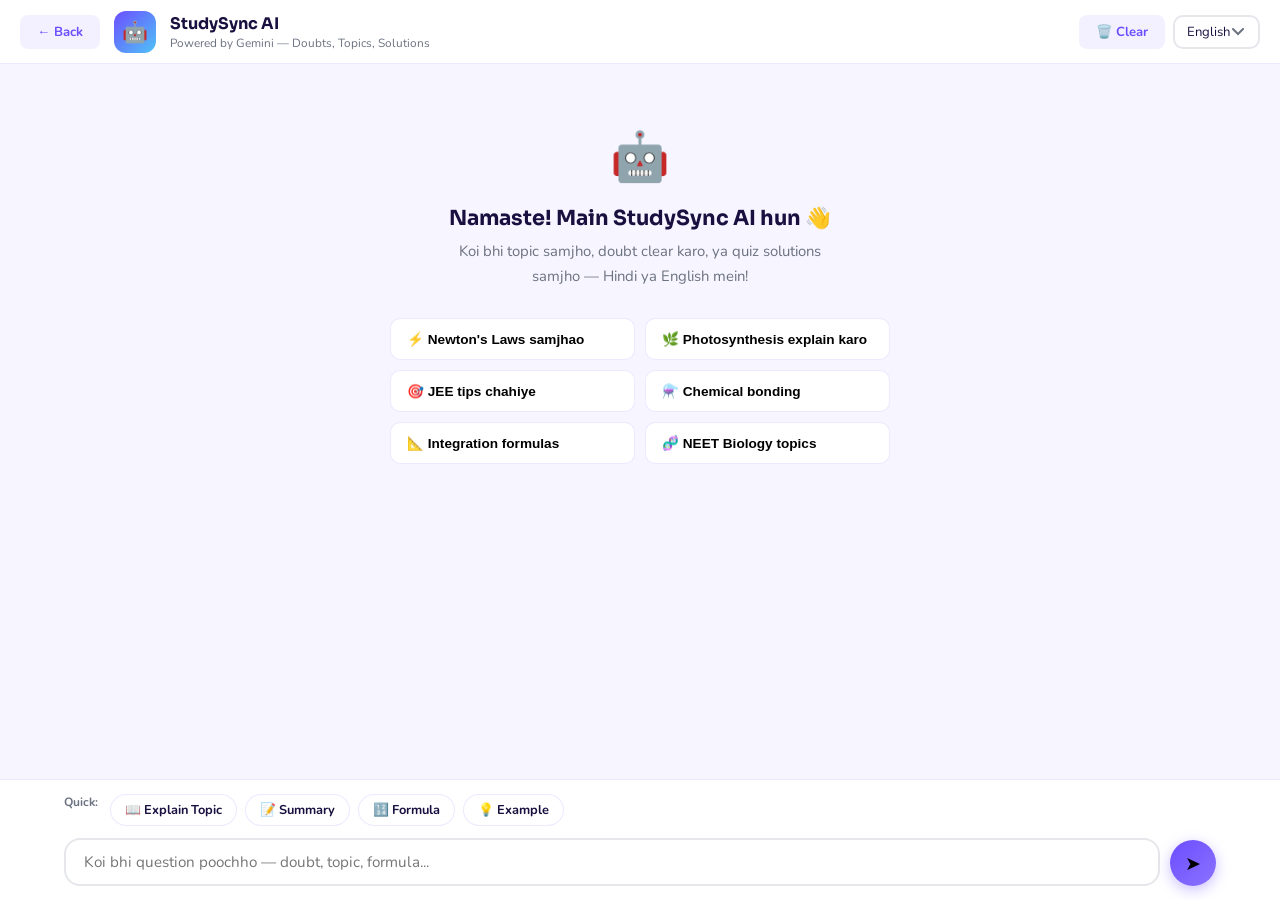
<file: ai/ai-chatcorrect1.html>
<!DOCTYPE html>
<html lang="en">
<head>
<meta charset="UTF-8"/><meta name="viewport" content="width=device-width,initial-scale=1"/>
<title>AI Chat — StudySync</title>
<link rel="stylesheet" href="../css/style.css"/>
<style>
body { overflow:hidden; background:#F7F5FF; }
.ai-page { display:flex; flex-direction:column; height:100vh; }
.ai-topbar { height:64px; background:white; border-bottom:1.5px solid var(--border); display:flex; align-items:center; justify-content:space-between; padding:0 20px; flex-shrink:0; }
.ai-topbar-left { display:flex; align-items:center; gap:14px; }
.ai-topbar-icon { width:42px; height:42px; border-radius:12px; background:linear-gradient(135deg,var(--violet),var(--sky)); display:flex; align-items:center; justify-content:center; font-size:1.3rem; }
.ai-topbar-title { font-family:'Sora',sans-serif; font-weight:700; font-size:1rem; }
.ai-topbar-sub   { font-size:0.74rem; color:var(--gray); margin-top:1px; }
.ai-chat-area { flex:1; overflow-y:auto; padding:20px 5vw; display:flex; flex-direction:column; gap:16px; }
.ai-input-area { background:white; border-top:1.5px solid var(--border); padding:14px 5vw; flex-shrink:0; }
.ai-input-row { display:flex; gap:10px; align-items:flex-end; }
.ai-textarea { flex:1; padding:12px 18px; border:2px solid var(--gray-light); border-radius:16px; font-family:'Nunito',sans-serif; font-size:0.95rem; outline:none; resize:none; max-height:120px; transition:border-color 0.2s; }
.ai-textarea:focus { border-color:var(--violet); }
.ai-send-btn { width:46px; height:46px; border-radius:50%; background:linear-gradient(135deg,var(--violet),var(--violet-light)); border:none; cursor:pointer; font-size:1.2rem; display:flex; align-items:center; justify-content:center; box-shadow:0 4px 14px rgba(108,78,255,0.35); flex-shrink:0; transition:transform 0.18s; }
.ai-send-btn:hover { transform:scale(1.08); }
.quick-topics { display:flex; gap:8px; flex-wrap:wrap; margin-bottom:12px; }
.qt-chip { padding:6px 14px; border-radius:50px; border:1.5px solid var(--border); background:white; font-size:0.8rem; font-weight:700; cursor:pointer; transition:all 0.18s; }
.qt-chip:hover { border-color:var(--violet); color:var(--violet); background:rgba(108,78,255,0.05); }
.welcome-area { text-align:center; padding:40px 20px; color:var(--gray); }
.welcome-icon { font-size:3rem; margin-bottom:16px; display:block; }
.welcome-title { font-family:'Sora',sans-serif; font-weight:700; font-size:1.3rem; color:var(--dark); margin-bottom:8px; }
.welcome-sub { font-size:0.93rem; max-width:400px; margin:0 auto 28px; }
.suggestion-grid { display:grid; grid-template-columns:1fr 1fr; gap:10px; max-width:500px; margin:0 auto; }
.suggestion-btn { padding:12px 16px; border-radius:var(--radius-sm); border:1.5px solid var(--border); background:white; font-size:0.85rem; font-weight:600; cursor:pointer; text-align:left; transition:all 0.18s; }
.suggestion-btn:hover { border-color:var(--violet); color:var(--violet); }
.typing-dots { display:flex; gap:5px; align-items:center; padding:12px 16px; }
.dot { width:8px; height:8px; border-radius:50%; background:var(--violet); animation:bounce 1.2s ease-in-out infinite; }
.dot:nth-child(2) { animation-delay:0.2s; }
.dot:nth-child(3) { animation-delay:0.4s; }
@keyframes bounce { 0%,80%,100%{transform:translateY(0)} 40%{transform:translateY(-8px)} }
.ai-bubble-content { white-space:pre-wrap; word-break:break-word; }
</style>

</head>
<body>
<div class="ai-page">
  <div class="ai-topbar">
    <div class="ai-topbar-left">
      <button class="btn btn-ghost btn-sm" onclick="history.back()">← Back</button>
      <div class="ai-topbar-icon">🤖</div>
      <div>
        <div class="ai-topbar-title">StudySync AI</div>
        <div class="ai-topbar-sub">Powered by Gemini — Doubts, Topics, Solutions</div>
      </div>
    </div>
    <div style="display:flex;gap:8px">
      <button class="btn btn-ghost btn-sm" onclick="clearChat()">🗑️ Clear</button>
      <select id="langSelect" class="form-input form-select" style="width:auto;padding:6px 28px 6px 12px;font-size:0.82rem">
        <option value="english">English</option>
        <option value="hindi">Hindi</option>
      </select>
    </div>
  </div>

  <div class="ai-chat-area" id="chatArea">
    <div class="welcome-area" id="welcomeArea">
      <span class="welcome-icon">🤖</span>
      <h2 class="welcome-title">Namaste! Main StudySync AI hun 👋</h2>
      <p class="welcome-sub">Koi bhi topic samjho, doubt clear karo, ya quiz solutions samjho — Hindi ya English mein!</p>
      <div class="suggestion-grid">
        <button class="suggestion-btn" onclick="quickAsk('Explain Newton\'s laws of motion with examples')">⚡ Newton's Laws samjhao</button>
        <button class="suggestion-btn" onclick="quickAsk('Photosynthesis kya hai? Step by step batao')">🌿 Photosynthesis explain karo</button>
        <button class="suggestion-btn" onclick="quickAsk('JEE mains mein score kaise badhaye?')">🎯 JEE tips chahiye</button>
        <button class="suggestion-btn" onclick="quickAsk('Chemical bonding ke types kya hain?')">⚗️ Chemical bonding</button>
        <button class="suggestion-btn" onclick="quickAsk('Integration ke formulas batao with examples')">📐 Integration formulas</button>
        <button class="suggestion-btn" onclick="quickAsk('NEET Biology ke important topics kaun se hain?')">🧬 NEET Biology topics</button>
      </div>
    </div>
  </div>

  <div class="ai-input-area">
    <div class="quick-topics">
      <span style="font-size:0.75rem;font-weight:700;color:var(--gray);margin-right:4px">Quick:</span>
      <span class="qt-chip" onclick="quickAsk('Ek concept explain karo')">📖 Explain Topic</span>
      <span class="qt-chip" onclick="quickAsk('Mujhe is topic ka summary do')">📝 Summary</span>
      <span class="qt-chip" onclick="quickAsk('Iska formula kya hai?')">🔢 Formula</span>
      <span class="qt-chip" onclick="quickAsk('Example ke saath samjhao')">💡 Example</span>
    </div>
    <div class="ai-input-row">
      <textarea class="ai-textarea" id="aiInput" rows="1" placeholder="Koi bhi question poochho — doubt, topic, formula..." onkeydown="handleKey(event)" oninput="autoResize(this)"></textarea>
      <button class="ai-send-btn" onclick="sendToAI()" id="sendBtn">➤</button>
    </div>
  </div>
</div>

<script type="module">
import { askAI, resetChat } from "../js/ai.js";

const chatArea = document.getElementById("chatArea");
let isThinking = false;

window.sendToAI = async function() {
  const input = document.getElementById("aiInput");
  const text  = input.value.trim();
  if (!text || isThinking) return;
  input.value = ""; autoResize(input);
  await processMessage(text);
};

window.quickAsk = async function(text) {
  await processMessage(text);
};

async function processMessage(text) {
  hideWelcome();
  isThinking = true;

  // User bubble
  appendBubble("user", text);

  // Typing indicator
  const typingEl = appendTyping();
  chatArea.scrollTop = chatArea.scrollHeight;

  const lang = document.getElementById("langSelect").value;
  const sysPmt = `You are StudySync AI, a friendly tutor for Indian students studying JEE, NEET, and NCERT. Respond in ${lang==="hindi"?"Hindi (Hinglish is fine)":"English"}. Be clear, step-by-step, encouraging. Use examples. Keep answers educational and precise.`;

  const reply = await askAI(text, sysPmt);
  typingEl.remove();
  appendBubble("ai", reply);
  chatArea.scrollTop = chatArea.scrollHeight;
  isThinking = false;
}

function appendBubble(role, text) {
  const isUser = role === "user";
  const el = document.createElement("div");
  el.className = `ai-msg ${isUser?"user-msg":""}`;
  el.innerHTML = `
    ${!isUser ? `<div class="ai-avatar">🤖</div>` : ""}
    <div class="ai-bubble"><div class="ai-bubble-content">${escHtml(text)}</div></div>
    ${isUser ? `<div class="ai-avatar" style="background:linear-gradient(135deg,var(--violet),var(--sky))">👤</div>` : ""}
  `;
  chatArea.appendChild(el);
  return el;
}

function appendTyping() {
  const el = document.createElement("div");
  el.className = "ai-msg";
  el.innerHTML = `<div class="ai-avatar">🤖</div><div class="ai-bubble"><div class="typing-dots"><div class="dot"></div><div class="dot"></div><div class="dot"></div></div></div>`;
  chatArea.appendChild(el);
  return el;
}

function hideWelcome() {
  const w = document.getElementById("welcomeArea");
  if (w) w.style.display = "none";
}

window.clearChat = function() {
  resetChat();
  chatArea.innerHTML = `<div class="welcome-area" id="welcomeArea"><span class="welcome-icon">🤖</span><h2 class="welcome-title">Chat clear ho gaya! 🗑️</h2><p class="welcome-sub">Naya sawaal poochho!</p></div>`;
};

window.handleKey = function(e) {
  if (e.key === "Enter" && !e.shiftKey) { e.preventDefault(); sendToAI(); }
};

window.autoResize = function(el) {
  el.style.height = "auto";
  el.style.height = Math.min(el.scrollHeight, 120) + "px";
};

function escHtml(s) { return s.replace(/&/g,"&amp;").replace(/</g,"&lt;").replace(/>/g,"&gt;").replace(/\n/g,"<br>"); }
</script>
</body>
</html>
</file>
<file: css/style.css>
/* ========================================
   StudySync — Global Stylesheet
   ======================================== */

@import url('https://fonts.googleapis.com/css2?family=Sora:wght@300;400;600;700;800&family=Nunito:wght@400;600;700;800&display=swap');

:root {
  --violet: #6C4EFF;
  --violet-light: #8B72FF;
  --violet-dark: #3B1FA0;
  --sky: #4FC3F7;
  --mint: #43E8B0;
  --coral: #FF6B8A;
  --yellow: #FFD166;
  --bg: #F4F2FF;
  --white: #ffffff;
  --dark: #1A1040;
  --dark2: #2D1B8E;
  --gray: #6B7280;
  --gray-light: #E5E7EB;
  --border: rgba(108,78,255,0.12);
  --shadow: 0 8px 32px rgba(108,78,255,0.13);
  --shadow-lg: 0 16px 48px rgba(108,78,255,0.2);
  --radius: 16px;
  --radius-sm: 10px;
  --radius-lg: 24px;
}

*, *::before, *::after { box-sizing: border-box; margin: 0; padding: 0; }
html { scroll-behavior: smooth; }

body {
  font-family: 'Nunito', sans-serif;
  background: var(--bg);
  color: var(--dark);
  overflow-x: hidden;
  min-height: 100vh;
}

/* ── TYPOGRAPHY ── */
h1, h2, h3, h4 { font-family: 'Sora', sans-serif; font-weight: 800; line-height: 1.2; }
p { line-height: 1.7; }
a { text-decoration: none; color: inherit; }

/* ── NAVBAR ── */
.navbar {
  position: fixed; top: 0; left: 0; right: 0; z-index: 200;
  display: flex; align-items: center; justify-content: space-between;
  padding: 13px 5vw;
  background: rgba(244,242,255,0.9);
  backdrop-filter: blur(18px);
  border-bottom: 1.5px solid var(--border);
  animation: slideDown 0.5s ease;
}
@keyframes slideDown { from { transform: translateY(-60px); opacity:0; } to { transform: translateY(0); opacity:1; } }

.navbar-logo {
  font-family: 'Sora', sans-serif; font-weight: 800; font-size: 1.4rem;
  color: var(--violet); display: flex; align-items: center; gap: 9px;
}
.navbar-logo-icon {
  width: 36px; height: 36px; border-radius: 10px;
  background: linear-gradient(135deg, var(--violet), var(--sky));
  display: flex; align-items: center; justify-content: center;
  font-size: 1.1rem; color: white; box-shadow: 0 4px 14px rgba(108,78,255,0.35);
}
.navbar-links { display: flex; gap: 26px; list-style: none; }
.navbar-links a { font-weight: 600; font-size: 0.92rem; color: var(--dark); transition: color 0.2s; }
.navbar-links a:hover, .navbar-links a.active { color: var(--violet); }
.navbar-right { display: flex; align-items: center; gap: 10px; }

/* ── BUTTONS ── */
.btn {
  display: inline-flex; align-items: center; gap: 7px;
  padding: 10px 22px; border-radius: var(--radius-sm);
  font-family: 'Nunito', sans-serif; font-weight: 700; font-size: 0.92rem;
  cursor: pointer; border: none; transition: all 0.22s; text-decoration: none;
}
.btn-primary {
  background: linear-gradient(135deg, var(--violet), var(--violet-light));
  color: white; box-shadow: 0 4px 16px rgba(108,78,255,0.33);
}
.btn-primary:hover { transform: translateY(-2px); box-shadow: 0 8px 24px rgba(108,78,255,0.45); }

.btn-outline {
  background: transparent; color: var(--violet);
  border: 2px solid var(--violet);
}
.btn-outline:hover { background: var(--violet); color: white; }

.btn-ghost {
  background: rgba(108,78,255,0.08); color: var(--violet);
  border: 1.5px solid transparent;
}
.btn-ghost:hover { background: rgba(108,78,255,0.15); }

.btn-danger { background: #FEE2E2; color: #DC2626; border: none; }
.btn-danger:hover { background: #DC2626; color: white; }

.btn-sm { padding: 7px 16px; font-size: 0.82rem; border-radius: 8px; }
.btn-lg { padding: 14px 36px; font-size: 1.05rem; border-radius: 14px; }

.btn-full { width: 100%; justify-content: center; }

/* ── CARDS ── */
.card {
  background: white; border-radius: var(--radius);
  border: 1.5px solid var(--border);
  box-shadow: var(--shadow);
  padding: 24px;
}
.card-hover { transition: transform 0.22s, box-shadow 0.22s; }
.card-hover:hover { transform: translateY(-4px); box-shadow: var(--shadow-lg); }

/* ── FORM ELEMENTS ── */
.form-group { margin-bottom: 18px; }
.form-label {
  display: block; font-weight: 700; font-size: 0.88rem;
  color: var(--dark); margin-bottom: 7px;
}
.form-input {
  width: 100%; padding: 12px 16px; border-radius: var(--radius-sm);
  border: 2px solid var(--gray-light); background: white;
  font-family: 'Nunito', sans-serif; font-size: 0.95rem; color: var(--dark);
  transition: border-color 0.2s, box-shadow 0.2s; outline: none;
}
.form-input:focus { border-color: var(--violet); box-shadow: 0 0 0 4px rgba(108,78,255,0.1); }
.form-input::placeholder { color: #aaa; }
.form-select { appearance: none; background-image: url("data:image/svg+xml,%3Csvg xmlns='http://www.w3.org/2000/svg' width='12' height='8' viewBox='0 0 12 8'%3E%3Cpath d='M1 1l5 5 5-5' stroke='%236B7280' fill='none' stroke-width='2' stroke-linecap='round'/%3E%3C/svg%3E"); background-repeat: no-repeat; background-position: right 14px center; padding-right: 36px; cursor: pointer; }
.form-hint { font-size: 0.78rem; color: var(--gray); margin-top: 5px; }
.form-error { font-size: 0.78rem; color: #DC2626; margin-top: 5px; }

/* ── AVATAR ── */
.avatar {
  border-radius: 50%; display: flex; align-items: center; justify-content: center;
  font-weight: 800; color: white; flex-shrink: 0; position: relative;
  font-family: 'Sora', sans-serif;
}
.avatar-sm { width: 36px; height: 36px; font-size: 0.9rem; }
.avatar-md { width: 48px; height: 48px; font-size: 1.1rem; }
.avatar-lg { width: 72px; height: 72px; font-size: 1.6rem; }
.avatar-xl { width: 96px; height: 96px; font-size: 2rem; }

/* Online dots */
.online-dot {
  position: absolute; border-radius: 50%;
  border: 2.5px solid white;
  bottom: 1px; right: 1px;
}
.dot-sm { width: 10px; height: 10px; }
.dot-md { width: 13px; height: 13px; }
.dot-green { background: #22C55E; }
.dot-blue  { background: #3B82F6; }
.dot-gray  { background: #9CA3AF; }

/* ── TAGS ── */
.tag { display: inline-block; font-size: 0.68rem; font-weight: 800; border-radius: 6px; padding: 3px 9px; }
.tag-jee   { background: #FEF3C7; color: #92400E; }
.tag-neet  { background: #D1FAE5; color: #065F46; }
.tag-ncert { background: #EDE9FE; color: #5B21B6; }
.tag-math  { background: #DBEAFE; color: #1D4ED8; }
.tag-bio   { background: #D1FAE5; color: #065F46; }
.tag-phy   { background: #FEF3C7; color: #92400E; }
.tag-chem  { background: #FCE7F3; color: #9D174D; }

/* ── BADGE / PILL ── */
.badge {
  display: inline-flex; align-items: center; gap: 6px;
  padding: 4px 12px; border-radius: 50px; font-size: 0.75rem; font-weight: 700;
}
.badge-violet { background: rgba(108,78,255,0.1); color: var(--violet); }
.badge-mint   { background: rgba(67,232,176,0.15); color: #059669; }
.badge-coral  { background: rgba(255,107,138,0.12); color: #BE123C; }

/* ── SECTION ── */
.section { padding: 72px 5vw; }
.section-sm { padding: 40px 5vw; }
.section-header { text-align: center; margin-bottom: 52px; }
.section-label {
  display: inline-block; font-size: 0.75rem; font-weight: 800;
  letter-spacing: 2px; text-transform: uppercase;
  background: rgba(108,78,255,0.09); color: var(--violet);
  padding: 5px 14px; border-radius: 50px; margin-bottom: 14px;
}
.section-title { font-size: clamp(1.8rem, 3.5vw, 2.5rem); margin-bottom: 12px; }
.section-sub { color: var(--gray); font-size: 1rem; max-width: 480px; margin: 0 auto; }

/* ── DARK SECTION ── */
.section-dark { background: linear-gradient(135deg, var(--dark) 0%, var(--dark2) 100%); }
.section-dark .section-label { color: var(--mint); background: rgba(67,232,176,0.12); }
.section-dark .section-title { color: white; }
.section-dark .section-sub { color: rgba(255,255,255,0.55); }

/* ── SIDEBAR LAYOUT ── */
.app-layout { display: flex; min-height: 100vh; padding-top: 66px; }
.sidebar {
  width: 260px; flex-shrink: 0; background: white;
  border-right: 1.5px solid var(--border); padding: 24px 16px;
  position: fixed; top: 66px; bottom: 0; left: 0; overflow-y: auto;
}
.main-content { flex: 1; margin-left: 260px; padding: 28px 32px; }

.sidebar-nav { display: flex; flex-direction: column; gap: 4px; margin-top: 20px; }
.sidebar-link {
  display: flex; align-items: center; gap: 12px;
  padding: 11px 14px; border-radius: var(--radius-sm);
  font-weight: 700; font-size: 0.9rem; color: var(--gray);
  transition: all 0.18s; cursor: pointer;
}
.sidebar-link:hover { background: rgba(108,78,255,0.07); color: var(--violet); }
.sidebar-link.active { background: rgba(108,78,255,0.12); color: var(--violet); }
.sidebar-link .link-icon { font-size: 1.15rem; width: 22px; text-align: center; }

.sidebar-section-title {
  font-size: 0.7rem; font-weight: 800; letter-spacing: 1.5px;
  text-transform: uppercase; color: var(--gray); padding: 10px 14px 4px;
}

/* ── USER CARD (Dashboard) ── */
.user-card {
  background: white; border-radius: var(--radius);
  border: 1.5px solid var(--border); box-shadow: 0 4px 18px rgba(108,78,255,0.08);
  padding: 20px; display: flex; flex-direction: column; align-items: center;
  gap: 12px; text-align: center; transition: transform 0.22s, box-shadow 0.22s; cursor: pointer;
}
.user-card:hover { transform: translateY(-5px); box-shadow: var(--shadow-lg); }
.user-card-info { font-size: 0.82rem; color: var(--gray); }
.user-card-name { font-family: 'Sora', sans-serif; font-weight: 700; font-size: 1rem; margin: 4px 0; }
.user-card-btns { display: flex; gap: 8px; width: 100%; }

/* ── CHAT LAYOUT ── */
.chat-layout { display: flex; height: calc(100vh - 66px); }
.chat-sidebar { width: 300px; flex-shrink: 0; border-right: 1.5px solid var(--border); background: white; overflow-y: auto; }
.chat-main { flex: 1; display: flex; flex-direction: column; background: #FAFBFF; }
.chat-header { padding: 16px 20px; background: white; border-bottom: 1.5px solid var(--border); display: flex; align-items: center; gap: 14px; }
.chat-messages { flex: 1; overflow-y: auto; padding: 20px; display: flex; flex-direction: column; gap: 12px; }
.chat-input-bar { padding: 14px 20px; background: white; border-top: 1.5px solid var(--border); display: flex; gap: 10px; align-items: center; }
.chat-input { flex: 1; padding: 12px 16px; border: 2px solid var(--gray-light); border-radius: 50px; font-family: 'Nunito', sans-serif; font-size: 0.95rem; outline: none; transition: border-color 0.2s; }
.chat-input:focus { border-color: var(--violet); }

.msg { max-width: 68%; }
.msg-bubble { padding: 11px 16px; border-radius: 18px; font-size: 0.92rem; line-height: 1.6; word-break: break-word; }
.msg-sent { align-self: flex-end; }
.msg-sent .msg-bubble { background: linear-gradient(135deg, var(--violet), var(--violet-light)); color: white; border-bottom-right-radius: 4px; }
.msg-recv .msg-bubble { background: white; border: 1.5px solid var(--border); border-bottom-left-radius: 4px; }
.msg-meta { font-size: 0.7rem; color: var(--gray); margin-top: 4px; }
.msg-sent .msg-meta { text-align: right; }

/* ── QUIZ ── */
.quiz-container { max-width: 720px; margin: 0 auto; }
.quiz-progress { background: var(--gray-light); height: 8px; border-radius: 50px; margin-bottom: 32px; overflow: hidden; }
.quiz-progress-fill { height: 100%; background: linear-gradient(90deg, var(--violet), var(--sky)); border-radius: 50px; transition: width 0.4s ease; }
.quiz-question { font-family: 'Sora', sans-serif; font-size: 1.2rem; font-weight: 700; margin-bottom: 24px; line-height: 1.5; }
.quiz-options { display: flex; flex-direction: column; gap: 12px; }
.quiz-option {
  padding: 14px 20px; border-radius: var(--radius-sm);
  border: 2px solid var(--gray-light); background: white;
  font-weight: 600; font-size: 0.95rem; cursor: pointer;
  transition: all 0.2s; text-align: left; font-family: 'Nunito', sans-serif;
  display: flex; align-items: center; gap: 12px;
}
.quiz-option:hover:not(:disabled) { border-color: var(--violet); background: rgba(108,78,255,0.04); }
.quiz-option.selected { border-color: var(--violet); background: rgba(108,78,255,0.08); color: var(--violet); }
.quiz-option.correct  { border-color: #22C55E; background: rgba(34,197,94,0.1); color: #166534; }
.quiz-option.wrong    { border-color: #EF4444; background: rgba(239,68,68,0.08); color: #991B1B; }
.quiz-option:disabled { cursor: default; }

/* ── LEADERBOARD ── */
.leaderboard-item {
  display: flex; align-items: center; gap: 14px;
  padding: 14px 18px; border-radius: var(--radius-sm);
  background: white; border: 1.5px solid var(--border); margin-bottom: 10px;
  transition: transform 0.18s;
}
.leaderboard-item:hover { transform: translateX(4px); }
.leaderboard-rank {
  width: 32px; height: 32px; border-radius: 50%;
  display: flex; align-items: center; justify-content: center;
  font-weight: 800; font-size: 0.88rem; flex-shrink: 0;
}
.rank-1 { background: linear-gradient(135deg, #F59E0B, #FCD34D); color: #92400E; }
.rank-2 { background: linear-gradient(135deg, #9CA3AF, #D1D5DB); color: #374151; }
.rank-3 { background: linear-gradient(135deg, #CD7C2F, #E8A96A); color: #7C2D12; }
.rank-other { background: var(--gray-light); color: var(--gray); }
.leaderboard-score { margin-left: auto; font-family: 'Sora', sans-serif; font-weight: 800; color: var(--violet); }

/* ── TOAST ── */
.toast-container { position: fixed; bottom: 24px; right: 24px; z-index: 9999; display: flex; flex-direction: column; gap: 10px; }
.toast {
  background: white; border-radius: var(--radius-sm); padding: 14px 20px;
  box-shadow: 0 8px 32px rgba(0,0,0,0.15); border-left: 4px solid var(--violet);
  display: flex; align-items: center; gap: 12px; min-width: 280px;
  animation: toastIn 0.35s cubic-bezier(0.175,0.885,0.32,1.275);
  font-weight: 600; font-size: 0.9rem;
}
.toast.success { border-color: #22C55E; }
.toast.error   { border-color: #EF4444; }
.toast.warning { border-color: #F59E0B; }
@keyframes toastIn { from { transform: translateX(100px); opacity:0; } to { transform: translateX(0); opacity:1; } }

/* ── EXIT MODAL ── */
.exit-overlay {
  display: none; position: fixed; inset: 0; z-index: 9998;
  background: rgba(10,5,30,0.75); backdrop-filter: blur(8px);
  align-items: center; justify-content: center;
}
.exit-overlay.show { display: flex; animation: fadeOverlay 0.3s ease; }
@keyframes fadeOverlay { from { opacity:0; } to { opacity:1; } }
.exit-modal {
  background: white; border-radius: var(--radius-lg); padding: 48px 44px;
  max-width: 480px; width: 90%; text-align: center;
  box-shadow: 0 32px 80px rgba(0,0,0,0.35);
  animation: modalPop 0.35s cubic-bezier(0.175,0.885,0.32,1.275);
}
@keyframes modalPop { from { transform: scale(0.85); opacity:0; } to { transform: scale(1); opacity:1; } }
.exit-emoji { font-size: 3.5rem; display: block; margin-bottom: 20px; animation: wobble 1s ease; }
@keyframes wobble { 0%,100%{transform:rotate(0)} 25%{transform:rotate(-12deg)} 75%{transform:rotate(12deg)} }
.exit-modal h2 { font-size: 1.5rem; margin-bottom: 10px; color: var(--dark); }
.exit-quote { color: var(--gray); font-style: italic; font-size: 1rem; line-height: 1.7; margin-bottom: 6px; }
.exit-author { font-size: 0.85rem; font-weight: 700; color: var(--violet); margin-bottom: 28px; }
.exit-btns { display: flex; gap: 12px; justify-content: center; }

/* ── LOADER ── */
.loader { display: flex; align-items: center; justify-content: center; padding: 40px; }
.spinner { width: 40px; height: 40px; border: 4px solid var(--border); border-top-color: var(--violet); border-radius: 50%; animation: spin 0.8s linear infinite; }
@keyframes spin { to { transform: rotate(360deg); } }

/* ── MODAL ── */
.modal-overlay { display: none; position: fixed; inset: 0; z-index: 500; background: rgba(10,5,30,0.65); backdrop-filter: blur(6px); align-items: center; justify-content: center; }
.modal-overlay.show { display: flex; }
.modal { background: white; border-radius: var(--radius-lg); padding: 36px; max-width: 520px; width: 94%; box-shadow: 0 24px 64px rgba(0,0,0,0.25); position: relative; }
.modal-close { position: absolute; top: 16px; right: 16px; background: var(--gray-light); border: none; border-radius: 8px; width: 32px; height: 32px; cursor: pointer; font-size: 1rem; display: flex; align-items: center; justify-content: center; }
.modal-title { font-size: 1.3rem; margin-bottom: 20px; }

/* ── AI CHAT ── */
.ai-msg { display: flex; gap: 12px; margin-bottom: 16px; }
.ai-msg.user-msg { flex-direction: row-reverse; }
.ai-bubble { max-width: 75%; padding: 13px 17px; border-radius: 18px; font-size: 0.93rem; line-height: 1.65; }
.ai-msg:not(.user-msg) .ai-bubble { background: white; border: 1.5px solid var(--border); border-bottom-left-radius: 4px; }
.ai-msg.user-msg .ai-bubble { background: linear-gradient(135deg, var(--violet), var(--violet-light)); color: white; border-bottom-right-radius: 4px; }
.ai-avatar { width: 36px; height: 36px; border-radius: 50%; background: linear-gradient(135deg, var(--violet), var(--sky)); display: flex; align-items: center; justify-content: center; font-size: 1rem; flex-shrink: 0; }

/* ── UTILITY ── */
.text-violet { color: var(--violet); }
.text-gray { color: var(--gray); }
.text-white { color: white; }
.text-coral { color: var(--coral); }
.text-mint { color: var(--mint); }
.fw-700 { font-weight: 700; }
.fw-800 { font-weight: 800; }
.text-sm { font-size: 0.85rem; }
.text-xs { font-size: 0.75rem; }
.mt-4 { margin-top: 4px; }
.mt-8 { margin-top: 8px; }
.mt-16 { margin-top: 16px; }
.mt-24 { margin-top: 24px; }
.mb-8 { margin-bottom: 8px; }
.mb-16 { margin-bottom: 16px; }
.mb-24 { margin-bottom: 24px; }
.flex { display: flex; }
.flex-center { display: flex; align-items: center; justify-content: center; }
.flex-between { display: flex; align-items: center; justify-content: space-between; }
.gap-8 { gap: 8px; }
.gap-12 { gap: 12px; }
.gap-16 { gap: 16px; }
.gap-24 { gap: 24px; }
.grid-2 { display: grid; grid-template-columns: 1fr 1fr; gap: 16px; }
.grid-3 { display: grid; grid-template-columns: repeat(3, 1fr); gap: 16px; }
.grid-4 { display: grid; grid-template-columns: repeat(4, 1fr); gap: 16px; }
.w-full { width: 100%; }
.hidden { display: none !important; }

/* ── SCROLLBAR ── */
::-webkit-scrollbar { width: 6px; height: 6px; }
::-webkit-scrollbar-track { background: transparent; }
::-webkit-scrollbar-thumb { background: rgba(108,78,255,0.25); border-radius: 3px; }
::-webkit-scrollbar-thumb:hover { background: var(--violet); }

/* ── RESPONSIVE ── */
@media (max-width: 900px) {
  .sidebar { display: none; }
  .main-content { margin-left: 0; padding: 20px 16px; }
  .chat-sidebar { display: none; }
  .grid-3 { grid-template-columns: 1fr 1fr; }
  .grid-4 { grid-template-columns: 1fr 1fr; }
}
@media (max-width: 600px) {
  .navbar-links { display: none; }
  .grid-2 { grid-template-columns: 1fr; }
  .grid-3 { grid-template-columns: 1fr; }
  .grid-4 { grid-template-columns: 1fr 1fr; }
  .section { padding: 48px 4vw; }
  .exit-modal { padding: 32px 24px; }
}
</file>
